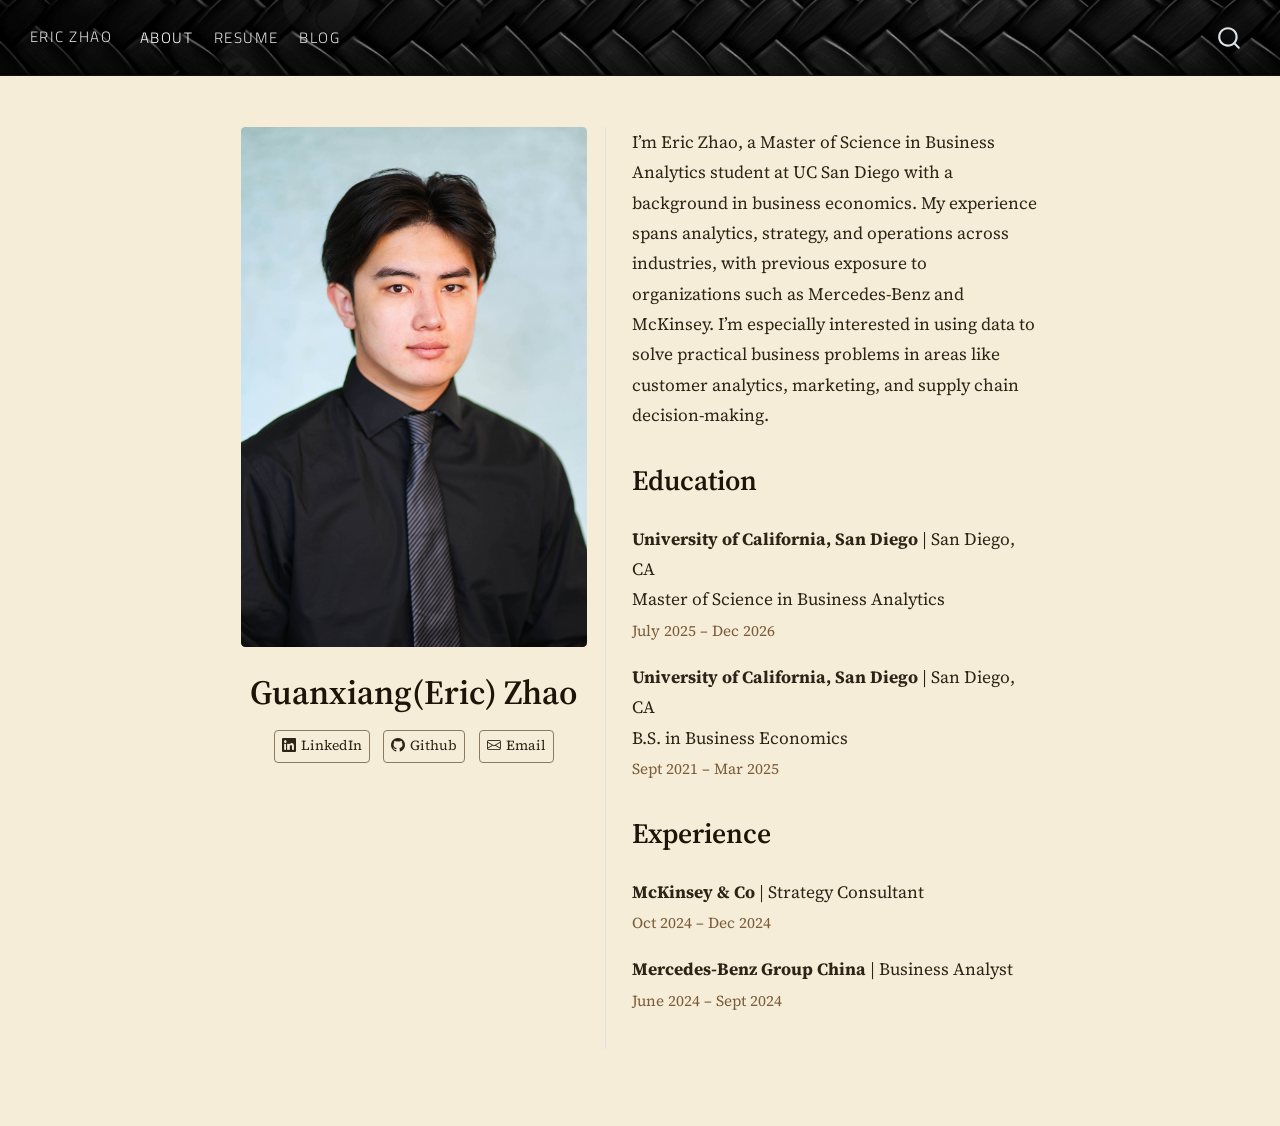
<file: docs/index.html>
<!DOCTYPE html>
<html xmlns="http://www.w3.org/1999/xhtml" lang="en" xml:lang="en"><head>

<meta charset="utf-8">
<meta name="generator" content="quarto-1.9.13">

<meta name="viewport" content="width=device-width, initial-scale=1.0, user-scalable=yes">


<title>Guanxiang(Eric) Zhao – Eric Zhao</title>
<style>
code{white-space: pre-wrap;}
span.smallcaps{font-variant: small-caps;}
div.columns{display: flex; gap: min(4vw, 1.5em);}
div.column{flex: auto; overflow-x: auto;}
div.hanging-indent{margin-left: 1.5em; text-indent: -1.5em;}
ul.task-list{list-style: none;}
ul.task-list li input[type="checkbox"] {
  width: 0.8em;
  margin: 0 0.8em 0.2em -1em; /* quarto-specific, see https://github.com/quarto-dev/quarto-cli/issues/4556 */ 
  vertical-align: middle;
}
</style>


<script src="site_libs/quarto-nav/quarto-nav.js"></script>
<script src="site_libs/quarto-nav/headroom.min.js"></script>
<script src="site_libs/clipboard/clipboard.min.js"></script>
<script src="site_libs/quarto-search/autocomplete.umd.js"></script>
<script src="site_libs/quarto-search/fuse.min.js"></script>
<script src="site_libs/quarto-search/quarto-search.js"></script>
<meta name="quarto:offset" content="./">
<script src="site_libs/quarto-html/quarto.js" type="module"></script>
<script src="site_libs/quarto-html/tabsets/tabsets.js" type="module"></script>
<script src="site_libs/quarto-html/axe/axe-check.js" type="module"></script>
<script src="site_libs/quarto-html/popper.min.js"></script>
<script src="site_libs/quarto-html/tippy.umd.min.js"></script>
<link href="site_libs/quarto-html/tippy.css" rel="stylesheet">
<link href="site_libs/quarto-html/quarto-syntax-highlighting-dark-28756a26ae97ef16d13ddebe2ffefc5c.css" rel="stylesheet" id="quarto-text-highlighting-styles">
<script src="site_libs/bootstrap/bootstrap.min.js"></script>
<link href="site_libs/bootstrap/bootstrap-icons.css" rel="stylesheet">
<link href="site_libs/bootstrap/bootstrap-0a1b285f7531e058031a821c381133c7.min.css" rel="stylesheet" append-hash="true" id="quarto-bootstrap" data-mode="dark">
<script id="quarto-search-options" type="application/json">{
  "location": "navbar",
  "copy-button": false,
  "collapse-after": 3,
  "panel-placement": "end",
  "type": "overlay",
  "limit": 50,
  "keyboard-shortcut": [
    "f",
    "/",
    "s"
  ],
  "show-item-context": false,
  "language": {
    "search-no-results-text": "No results",
    "search-matching-documents-text": "matching documents",
    "search-copy-link-title": "Copy link to search",
    "search-hide-matches-text": "Hide additional matches",
    "search-more-match-text": "more match in this document",
    "search-more-matches-text": "more matches in this document",
    "search-clear-button-title": "Clear",
    "search-text-placeholder": "",
    "search-detached-cancel-button-title": "Cancel",
    "search-submit-button-title": "Submit",
    "search-label": "Search"
  }
}</script>


<link rel="stylesheet" href="styles.css">
</head>

<body class="nav-fixed fullcontent quarto-light">

<div id="quarto-search-results"></div>
  <header id="quarto-header" class="headroom fixed-top">
    <nav class="navbar navbar-expand-lg " data-bs-theme="dark">
      <div class="navbar-container container-fluid">
      <div class="navbar-brand-container mx-auto">
    <a class="navbar-brand" href="./index.html">
    <span class="navbar-title">Eric Zhao</span>
    </a>
  </div>
            <div id="quarto-search" class="" title="Search"></div>
          <button class="navbar-toggler" type="button" data-bs-toggle="collapse" data-bs-target="#navbarCollapse" aria-controls="navbarCollapse" role="menu" aria-expanded="false" aria-label="Toggle navigation" onclick="if (window.quartoToggleHeadroom) { window.quartoToggleHeadroom(); }">
  <span class="navbar-toggler-icon"></span>
</button>
          <div class="collapse navbar-collapse" id="navbarCollapse">
            <ul class="navbar-nav navbar-nav-scroll me-auto">
  <li class="nav-item">
    <a class="nav-link active" href="./index.html" aria-current="page"> 
<span class="menu-text">About</span></a>
  </li>  
  <li class="nav-item">
    <a class="nav-link" href="./resume.html"> 
<span class="menu-text">Resume</span></a>
  </li>  
  <li class="nav-item">
    <a class="nav-link" href="./blog/index.html"> 
<span class="menu-text">Blog</span></a>
  </li>  
</ul>
          </div> <!-- /navcollapse -->
            <div class="quarto-navbar-tools">
</div>
      </div> <!-- /container-fluid -->
    </nav>
</header>
<!-- content -->
<div id="quarto-content" class="quarto-container page-columns page-rows-contents page-layout-article page-navbar">
<!-- sidebar -->
<!-- margin-sidebar -->
    
<!-- main -->
<div class="quarto-about-trestles">
  <div class="about-entity">
    <img src="files/profile_pic.jpg" class="about-image
  rounded " style="width: 20em;">
<header id="title-block-header" class="quarto-title-block default">
<div class="quarto-title">
<h1 class="title">Guanxiang(Eric) Zhao</h1>
</div>
<div class="quarto-title-meta">
  </div>
</header>
    <div class="about-links">
  <a href="https://www.linkedin.com/in/guanxiang-zhao/" class="about-link" rel="" target="">
    <i class="bi bi-linkedin"></i>
     <span class="about-link-text">LinkedIn</span>
  </a>
  <a href="https://github.com/rsm-g1zhao" class="about-link" rel="" target="">
    <i class="bi bi-github"></i>
     <span class="about-link-text">Github</span>
  </a>
  <a href="mailto:g1zhao@ucsd.edu" class="about-link" rel="" target="">
    <i class="bi bi-envelope"></i>
     <span class="about-link-text">Email</span>
  </a>
</div>
  </div>
  <div class="about-contents"><main class="content" id="quarto-document-content">
<p>I’m Eric Zhao, a Master of Science in Business Analytics student at UC San Diego with a background in business economics. My experience spans analytics, strategy, and operations across industries, with previous exposure to organizations such as Mercedes-Benz and McKinsey. I’m especially interested in using data to solve practical business problems in areas like customer analytics, marketing, and supply chain decision-making.</p>
<section id="education" class="level2">
<h2 data-anchor-id="education">Education</h2>
<p><strong>University of California, San Diego</strong> | San Diego, CA<br>
Master of Science in Business Analytics<br>
<span class="meta">July 2025 – Dec 2026</span></p>
<p><strong>University of California, San Diego</strong> | San Diego, CA<br>
B.S. in Business Economics<br>
<span class="meta">Sept 2021 – Mar 2025</span></p>
</section>
<section id="experience" class="level2">
<h2 data-anchor-id="experience">Experience</h2>
<p><strong>McKinsey &amp; Co</strong> | Strategy Consultant<br>
<span class="meta">Oct 2024 – Dec 2024</span></p>
<p><strong>Mercedes-Benz Group China</strong> | Business Analyst<br>
<span class="meta">June 2024 – Sept 2024</span></p>


</section>
</main></div>
</div>
 <!-- /main -->
<script id="quarto-html-after-body" type="application/javascript">
  window.document.addEventListener("DOMContentLoaded", function (event) {
    const isCodeAnnotation = (el) => {
      for (const clz of el.classList) {
        if (clz.startsWith('code-annotation-')) {                     
          return true;
        }
      }
      return false;
    }
    const onCopySuccess = function(e) {
      // button target
      const button = e.trigger;
      // don't keep focus
      button.blur();
      // flash "checked"
      button.classList.add('code-copy-button-checked');
      var currentTitle = button.getAttribute("title");
      button.setAttribute("title", "Copied!");
      let tooltip;
      if (window.bootstrap) {
        button.setAttribute("data-bs-toggle", "tooltip");
        button.setAttribute("data-bs-placement", "left");
        button.setAttribute("data-bs-title", "Copied!");
        tooltip = new bootstrap.Tooltip(button, 
          { trigger: "manual", 
            customClass: "code-copy-button-tooltip",
            offset: [0, -8]});
        tooltip.show();    
      }
      setTimeout(function() {
        if (tooltip) {
          tooltip.hide();
          button.removeAttribute("data-bs-title");
          button.removeAttribute("data-bs-toggle");
          button.removeAttribute("data-bs-placement");
        }
        button.setAttribute("title", currentTitle);
        button.classList.remove('code-copy-button-checked');
      }, 1000);
      // clear code selection
      e.clearSelection();
    }
    const getTextToCopy = function(trigger) {
      const outerScaffold = trigger.parentElement.cloneNode(true);
      const codeEl = outerScaffold.querySelector('code');
      for (const childEl of codeEl.children) {
        if (isCodeAnnotation(childEl)) {
          childEl.remove();
        }
      }
      return codeEl.innerText;
    }
    const clipboard = new window.ClipboardJS('.code-copy-button:not([data-in-quarto-modal])', {
      text: getTextToCopy
    });
    clipboard.on('success', onCopySuccess);
    if (window.document.getElementById('quarto-embedded-source-code-modal')) {
      const clipboardModal = new window.ClipboardJS('.code-copy-button[data-in-quarto-modal]', {
        text: getTextToCopy,
        container: window.document.getElementById('quarto-embedded-source-code-modal')
      });
      clipboardModal.on('success', onCopySuccess);
    }
      var localhostRegex = new RegExp(/^(?:http|https):\/\/localhost\:?[0-9]*\//);
      var mailtoRegex = new RegExp(/^mailto:/);
        var filterRegex = new RegExp('/' + window.location.host + '/');
      var isInternal = (href) => {
          return filterRegex.test(href) || localhostRegex.test(href) || mailtoRegex.test(href);
      }
      // Inspect non-navigation links and adorn them if external
     var links = window.document.querySelectorAll('a[href]:not(.nav-link):not(.navbar-brand):not(.toc-action):not(.sidebar-link):not(.sidebar-item-toggle):not(.pagination-link):not(.no-external):not([aria-hidden]):not(.dropdown-item):not(.quarto-navigation-tool):not(.about-link)');
      for (var i=0; i<links.length; i++) {
        const link = links[i];
        if (!isInternal(link.href)) {
          // undo the damage that might have been done by quarto-nav.js in the case of
          // links that we want to consider external
          if (link.dataset.originalHref !== undefined) {
            link.href = link.dataset.originalHref;
          }
        }
      }
    function tippyHover(el, contentFn, onTriggerFn, onUntriggerFn) {
      const config = {
        allowHTML: true,
        maxWidth: 500,
        delay: 100,
        arrow: false,
        appendTo: function(el) {
            return el.parentElement;
        },
        interactive: true,
        interactiveBorder: 10,
        theme: 'quarto',
        placement: 'bottom-start',
      };
      if (contentFn) {
        config.content = contentFn;
      }
      if (onTriggerFn) {
        config.onTrigger = onTriggerFn;
      }
      if (onUntriggerFn) {
        config.onUntrigger = onUntriggerFn;
      }
      window.tippy(el, config); 
    }
    const noterefs = window.document.querySelectorAll('a[role="doc-noteref"]');
    for (var i=0; i<noterefs.length; i++) {
      const ref = noterefs[i];
      tippyHover(ref, function() {
        // use id or data attribute instead here
        let href = ref.getAttribute('data-footnote-href') || ref.getAttribute('href');
        try { href = new URL(href).hash; } catch {}
        const id = href.replace(/^#\/?/, "");
        const note = window.document.getElementById(id);
        if (note) {
          return note.innerHTML;
        } else {
          return "";
        }
      });
    }
    const xrefs = window.document.querySelectorAll('a.quarto-xref');
    const processXRef = (id, note) => {
      // Strip column container classes
      const stripColumnClz = (el) => {
        el.classList.remove("page-full", "page-columns");
        if (el.children) {
          for (const child of el.children) {
            stripColumnClz(child);
          }
        }
      }
      stripColumnClz(note)
      if (id === null || id.startsWith('sec-')) {
        // Special case sections, only their first couple elements
        const container = document.createElement("div");
        if (note.children && note.children.length > 2) {
          container.appendChild(note.children[0].cloneNode(true));
          for (let i = 1; i < note.children.length; i++) {
            const child = note.children[i];
            if (child.tagName === "P" && child.innerText === "") {
              continue;
            } else {
              container.appendChild(child.cloneNode(true));
              break;
            }
          }
          if (window.Quarto?.typesetMath) {
            window.Quarto.typesetMath(container);
          }
          return container.innerHTML
        } else {
          if (window.Quarto?.typesetMath) {
            window.Quarto.typesetMath(note);
          }
          return note.innerHTML;
        }
      } else {
        // Remove any anchor links if they are present
        const anchorLink = note.querySelector('a.anchorjs-link');
        if (anchorLink) {
          anchorLink.remove();
        }
        if (window.Quarto?.typesetMath) {
          window.Quarto.typesetMath(note);
        }
        if (note.classList.contains("callout")) {
          return note.outerHTML;
        } else {
          return note.innerHTML;
        }
      }
    }
    for (var i=0; i<xrefs.length; i++) {
      const xref = xrefs[i];
      tippyHover(xref, undefined, function(instance) {
        instance.disable();
        let url = xref.getAttribute('href');
        let hash = undefined; 
        if (url.startsWith('#')) {
          hash = url;
        } else {
          try { hash = new URL(url).hash; } catch {}
        }
        if (hash) {
          const id = hash.replace(/^#\/?/, "");
          const note = window.document.getElementById(id);
          if (note !== null) {
            try {
              const html = processXRef(id, note.cloneNode(true));
              instance.setContent(html);
            } finally {
              instance.enable();
              instance.show();
            }
          } else {
            // See if we can fetch this
            fetch(url.split('#')[0])
            .then(res => res.text())
            .then(html => {
              const parser = new DOMParser();
              const htmlDoc = parser.parseFromString(html, "text/html");
              const note = htmlDoc.getElementById(id);
              if (note !== null) {
                const html = processXRef(id, note);
                instance.setContent(html);
              } 
            }).finally(() => {
              instance.enable();
              instance.show();
            });
          }
        } else {
          // See if we can fetch a full url (with no hash to target)
          // This is a special case and we should probably do some content thinning / targeting
          fetch(url)
          .then(res => res.text())
          .then(html => {
            const parser = new DOMParser();
            const htmlDoc = parser.parseFromString(html, "text/html");
            const note = htmlDoc.querySelector('main.content');
            if (note !== null) {
              // This should only happen for chapter cross references
              // (since there is no id in the URL)
              // remove the first header
              if (note.children.length > 0 && note.children[0].tagName === "HEADER") {
                note.children[0].remove();
              }
              const html = processXRef(null, note);
              instance.setContent(html);
            } 
          }).finally(() => {
            instance.enable();
            instance.show();
          });
        }
      }, function(instance) {
      });
    }
        let selectedAnnoteEl;
        const selectorForAnnotation = ( cell, annotation) => {
          let cellAttr = 'data-code-cell="' + cell + '"';
          let lineAttr = 'data-code-annotation="' +  annotation + '"';
          const selector = 'span[' + cellAttr + '][' + lineAttr + ']';
          return selector;
        }
        const selectCodeLines = (annoteEl) => {
          const doc = window.document;
          const targetCell = annoteEl.getAttribute("data-target-cell");
          const targetAnnotation = annoteEl.getAttribute("data-target-annotation");
          const annoteSpan = window.document.querySelector(selectorForAnnotation(targetCell, targetAnnotation));
          const lines = annoteSpan.getAttribute("data-code-lines").split(",");
          const lineIds = lines.map((line) => {
            return targetCell + "-" + line;
          })
          let top = null;
          let height = null;
          let parent = null;
          if (lineIds.length > 0) {
              //compute the position of the single el (top and bottom and make a div)
              const el = window.document.getElementById(lineIds[0]);
              top = el.offsetTop;
              height = el.offsetHeight;
              parent = el.parentElement.parentElement;
            if (lineIds.length > 1) {
              const lastEl = window.document.getElementById(lineIds[lineIds.length - 1]);
              const bottom = lastEl.offsetTop + lastEl.offsetHeight;
              height = bottom - top;
            }
            if (top !== null && height !== null && parent !== null) {
              // cook up a div (if necessary) and position it 
              let div = window.document.getElementById("code-annotation-line-highlight");
              if (div === null) {
                div = window.document.createElement("div");
                div.setAttribute("id", "code-annotation-line-highlight");
                div.style.position = 'absolute';
                parent.appendChild(div);
              }
              div.style.top = top - 2 + "px";
              div.style.height = height + 4 + "px";
              div.style.left = 0;
              let gutterDiv = window.document.getElementById("code-annotation-line-highlight-gutter");
              if (gutterDiv === null) {
                gutterDiv = window.document.createElement("div");
                gutterDiv.setAttribute("id", "code-annotation-line-highlight-gutter");
                gutterDiv.style.position = 'absolute';
                const codeCell = window.document.getElementById(targetCell);
                const gutter = codeCell.querySelector('.code-annotation-gutter');
                gutter.appendChild(gutterDiv);
              }
              gutterDiv.style.top = top - 2 + "px";
              gutterDiv.style.height = height + 4 + "px";
            }
            selectedAnnoteEl = annoteEl;
          }
        };
        const unselectCodeLines = () => {
          const elementsIds = ["code-annotation-line-highlight", "code-annotation-line-highlight-gutter"];
          elementsIds.forEach((elId) => {
            const div = window.document.getElementById(elId);
            if (div) {
              div.remove();
            }
          });
          selectedAnnoteEl = undefined;
        };
          // Handle positioning of the toggle
      window.addEventListener(
        "resize",
        throttle(() => {
          elRect = undefined;
          if (selectedAnnoteEl) {
            selectCodeLines(selectedAnnoteEl);
          }
        }, 10)
      );
      function throttle(fn, ms) {
      let throttle = false;
      let timer;
        return (...args) => {
          if(!throttle) { // first call gets through
              fn.apply(this, args);
              throttle = true;
          } else { // all the others get throttled
              if(timer) clearTimeout(timer); // cancel #2
              timer = setTimeout(() => {
                fn.apply(this, args);
                timer = throttle = false;
              }, ms);
          }
        };
      }
        // Attach click handler to the DT
        const annoteDls = window.document.querySelectorAll('dt[data-target-cell]');
        for (const annoteDlNode of annoteDls) {
          annoteDlNode.addEventListener('click', (event) => {
            const clickedEl = event.target;
            if (clickedEl !== selectedAnnoteEl) {
              unselectCodeLines();
              const activeEl = window.document.querySelector('dt[data-target-cell].code-annotation-active');
              if (activeEl) {
                activeEl.classList.remove('code-annotation-active');
              }
              selectCodeLines(clickedEl);
              clickedEl.classList.add('code-annotation-active');
            } else {
              // Unselect the line
              unselectCodeLines();
              clickedEl.classList.remove('code-annotation-active');
            }
          });
        }
    const findCites = (el) => {
      const parentEl = el.parentElement;
      if (parentEl) {
        const cites = parentEl.dataset.cites;
        if (cites) {
          return {
            el,
            cites: cites.split(' ')
          };
        } else {
          return findCites(el.parentElement)
        }
      } else {
        return undefined;
      }
    };
    var bibliorefs = window.document.querySelectorAll('a[role="doc-biblioref"]');
    for (var i=0; i<bibliorefs.length; i++) {
      const ref = bibliorefs[i];
      const citeInfo = findCites(ref);
      if (citeInfo) {
        tippyHover(citeInfo.el, function() {
          var popup = window.document.createElement('div');
          citeInfo.cites.forEach(function(cite) {
            var citeDiv = window.document.createElement('div');
            citeDiv.classList.add('hanging-indent');
            citeDiv.classList.add('csl-entry');
            var biblioDiv = window.document.getElementById('ref-' + cite);
            if (biblioDiv) {
              citeDiv.innerHTML = biblioDiv.innerHTML;
            }
            popup.appendChild(citeDiv);
          });
          return popup.innerHTML;
        });
      }
    }
  });
  </script>
</div> <!-- /content -->




</body></html>
</file>
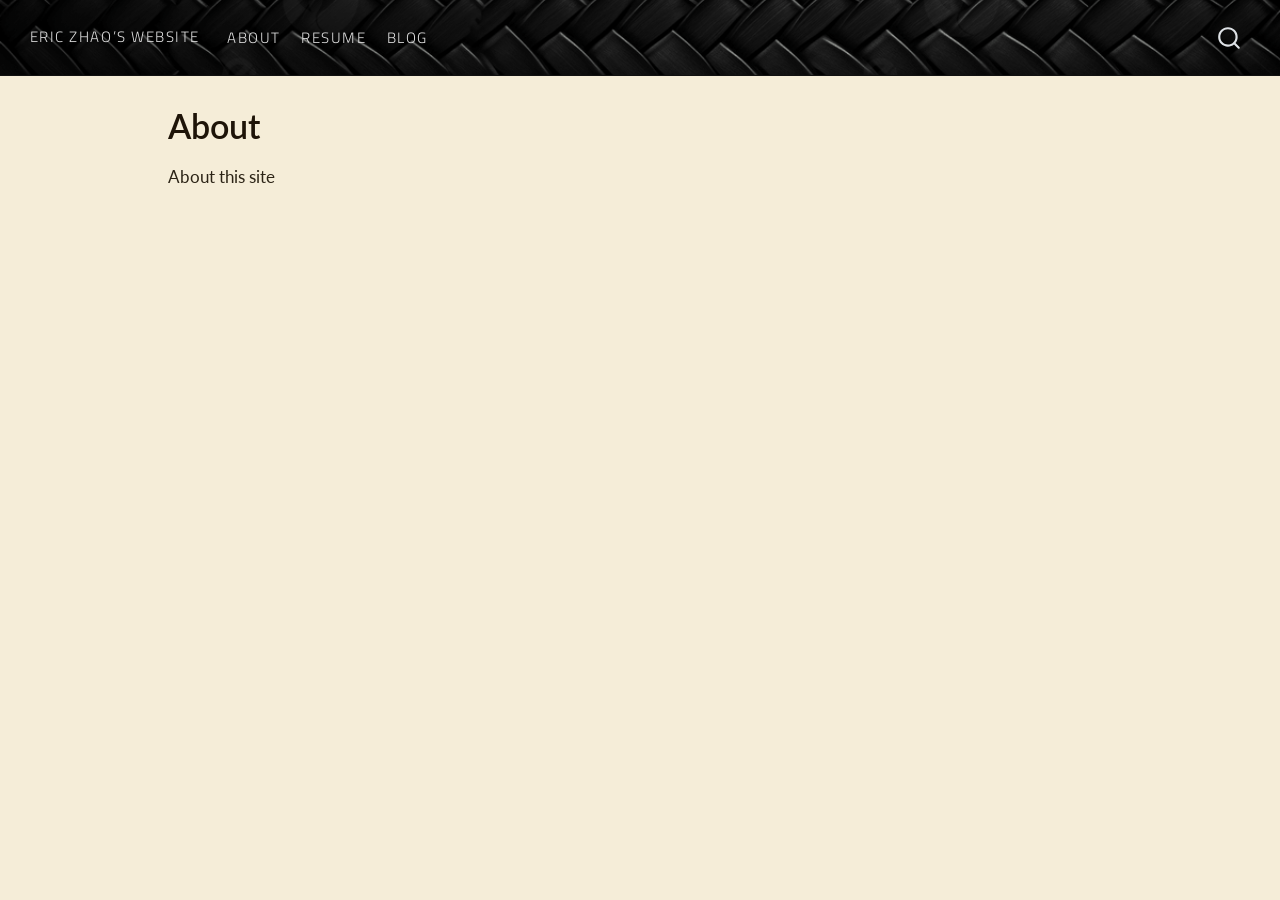
<file: docs/about.html>
<!DOCTYPE html>
<html xmlns="http://www.w3.org/1999/xhtml" lang="en" xml:lang="en"><head>

<meta charset="utf-8">
<meta name="generator" content="quarto-1.9.13">

<meta name="viewport" content="width=device-width, initial-scale=1.0, user-scalable=yes">


<title>About – Eric Zhao’s Website</title>
<style>
code{white-space: pre-wrap;}
span.smallcaps{font-variant: small-caps;}
div.columns{display: flex; gap: min(4vw, 1.5em);}
div.column{flex: auto; overflow-x: auto;}
div.hanging-indent{margin-left: 1.5em; text-indent: -1.5em;}
ul.task-list{list-style: none;}
ul.task-list li input[type="checkbox"] {
  width: 0.8em;
  margin: 0 0.8em 0.2em -1em; /* quarto-specific, see https://github.com/quarto-dev/quarto-cli/issues/4556 */ 
  vertical-align: middle;
}
</style>


<script src="site_libs/quarto-nav/quarto-nav.js"></script>
<script src="site_libs/quarto-nav/headroom.min.js"></script>
<script src="site_libs/clipboard/clipboard.min.js"></script>
<script src="site_libs/quarto-search/autocomplete.umd.js"></script>
<script src="site_libs/quarto-search/fuse.min.js"></script>
<script src="site_libs/quarto-search/quarto-search.js"></script>
<meta name="quarto:offset" content="./">
<script src="site_libs/quarto-html/quarto.js" type="module"></script>
<script src="site_libs/quarto-html/tabsets/tabsets.js" type="module"></script>
<script src="site_libs/quarto-html/axe/axe-check.js" type="module"></script>
<script src="site_libs/quarto-html/popper.min.js"></script>
<script src="site_libs/quarto-html/tippy.umd.min.js"></script>
<script src="site_libs/quarto-html/anchor.min.js"></script>
<link href="site_libs/quarto-html/tippy.css" rel="stylesheet">
<link href="site_libs/quarto-html/quarto-syntax-highlighting-dark-28756a26ae97ef16d13ddebe2ffefc5c.css" rel="stylesheet" id="quarto-text-highlighting-styles">
<script src="site_libs/bootstrap/bootstrap.min.js"></script>
<link href="site_libs/bootstrap/bootstrap-icons.css" rel="stylesheet">
<link href="site_libs/bootstrap/bootstrap-0a1b285f7531e058031a821c381133c7.min.css" rel="stylesheet" append-hash="true" id="quarto-bootstrap" data-mode="dark">
<script id="quarto-search-options" type="application/json">{
  "location": "navbar",
  "copy-button": false,
  "collapse-after": 3,
  "panel-placement": "end",
  "type": "overlay",
  "limit": 50,
  "keyboard-shortcut": [
    "f",
    "/",
    "s"
  ],
  "show-item-context": false,
  "language": {
    "search-no-results-text": "No results",
    "search-matching-documents-text": "matching documents",
    "search-copy-link-title": "Copy link to search",
    "search-hide-matches-text": "Hide additional matches",
    "search-more-match-text": "more match in this document",
    "search-more-matches-text": "more matches in this document",
    "search-clear-button-title": "Clear",
    "search-text-placeholder": "",
    "search-detached-cancel-button-title": "Cancel",
    "search-submit-button-title": "Submit",
    "search-label": "Search"
  }
}</script>


<link rel="stylesheet" href="styles.css">
</head>

<body class="nav-fixed quarto-light">

<div id="quarto-search-results"></div>
  <header id="quarto-header" class="headroom fixed-top">
    <nav class="navbar navbar-expand-lg " data-bs-theme="dark">
      <div class="navbar-container container-fluid">
      <div class="navbar-brand-container mx-auto">
    <a class="navbar-brand" href="./index.html">
    <span class="navbar-title">Eric Zhao’s Website</span>
    </a>
  </div>
            <div id="quarto-search" class="" title="Search"></div>
          <button class="navbar-toggler" type="button" data-bs-toggle="collapse" data-bs-target="#navbarCollapse" aria-controls="navbarCollapse" role="menu" aria-expanded="false" aria-label="Toggle navigation" onclick="if (window.quartoToggleHeadroom) { window.quartoToggleHeadroom(); }">
  <span class="navbar-toggler-icon"></span>
</button>
          <div class="collapse navbar-collapse" id="navbarCollapse">
            <ul class="navbar-nav navbar-nav-scroll me-auto">
  <li class="nav-item">
    <a class="nav-link" href="./index.html"> 
<span class="menu-text">About</span></a>
  </li>  
  <li class="nav-item">
    <a class="nav-link" href="./resume.html"> 
<span class="menu-text">Resume</span></a>
  </li>  
  <li class="nav-item">
    <a class="nav-link" href="./blog/index.html"> 
<span class="menu-text">Blog</span></a>
  </li>  
</ul>
          </div> <!-- /navcollapse -->
            <div class="quarto-navbar-tools">
</div>
      </div> <!-- /container-fluid -->
    </nav>
</header>
<!-- content -->
<div id="quarto-content" class="quarto-container page-columns page-rows-contents page-layout-article page-navbar">
<!-- sidebar -->
<!-- margin-sidebar -->
    <div id="quarto-margin-sidebar" class="sidebar margin-sidebar zindex-bottom">
        
    </div>
<!-- main -->
<main class="content" id="quarto-document-content">

<header id="title-block-header" class="quarto-title-block default">
<div class="quarto-title">
<h1 class="title">About</h1>
</div>



<div class="quarto-title-meta">

    
  
    
  </div>
  


</header>


<p>About this site</p>



</main> <!-- /main -->
<script id="quarto-html-after-body" type="application/javascript">
  window.document.addEventListener("DOMContentLoaded", function (event) {
    const icon = "";
    const anchorJS = new window.AnchorJS();
    anchorJS.options = {
      placement: 'right',
      icon: icon
    };
    anchorJS.add('.anchored');
    const isCodeAnnotation = (el) => {
      for (const clz of el.classList) {
        if (clz.startsWith('code-annotation-')) {                     
          return true;
        }
      }
      return false;
    }
    const onCopySuccess = function(e) {
      // button target
      const button = e.trigger;
      // don't keep focus
      button.blur();
      // flash "checked"
      button.classList.add('code-copy-button-checked');
      var currentTitle = button.getAttribute("title");
      button.setAttribute("title", "Copied!");
      let tooltip;
      if (window.bootstrap) {
        button.setAttribute("data-bs-toggle", "tooltip");
        button.setAttribute("data-bs-placement", "left");
        button.setAttribute("data-bs-title", "Copied!");
        tooltip = new bootstrap.Tooltip(button, 
          { trigger: "manual", 
            customClass: "code-copy-button-tooltip",
            offset: [0, -8]});
        tooltip.show();    
      }
      setTimeout(function() {
        if (tooltip) {
          tooltip.hide();
          button.removeAttribute("data-bs-title");
          button.removeAttribute("data-bs-toggle");
          button.removeAttribute("data-bs-placement");
        }
        button.setAttribute("title", currentTitle);
        button.classList.remove('code-copy-button-checked');
      }, 1000);
      // clear code selection
      e.clearSelection();
    }
    const getTextToCopy = function(trigger) {
      const outerScaffold = trigger.parentElement.cloneNode(true);
      const codeEl = outerScaffold.querySelector('code');
      for (const childEl of codeEl.children) {
        if (isCodeAnnotation(childEl)) {
          childEl.remove();
        }
      }
      return codeEl.innerText;
    }
    const clipboard = new window.ClipboardJS('.code-copy-button:not([data-in-quarto-modal])', {
      text: getTextToCopy
    });
    clipboard.on('success', onCopySuccess);
    if (window.document.getElementById('quarto-embedded-source-code-modal')) {
      const clipboardModal = new window.ClipboardJS('.code-copy-button[data-in-quarto-modal]', {
        text: getTextToCopy,
        container: window.document.getElementById('quarto-embedded-source-code-modal')
      });
      clipboardModal.on('success', onCopySuccess);
    }
      var localhostRegex = new RegExp(/^(?:http|https):\/\/localhost\:?[0-9]*\//);
      var mailtoRegex = new RegExp(/^mailto:/);
        var filterRegex = new RegExp('/' + window.location.host + '/');
      var isInternal = (href) => {
          return filterRegex.test(href) || localhostRegex.test(href) || mailtoRegex.test(href);
      }
      // Inspect non-navigation links and adorn them if external
     var links = window.document.querySelectorAll('a[href]:not(.nav-link):not(.navbar-brand):not(.toc-action):not(.sidebar-link):not(.sidebar-item-toggle):not(.pagination-link):not(.no-external):not([aria-hidden]):not(.dropdown-item):not(.quarto-navigation-tool):not(.about-link)');
      for (var i=0; i<links.length; i++) {
        const link = links[i];
        if (!isInternal(link.href)) {
          // undo the damage that might have been done by quarto-nav.js in the case of
          // links that we want to consider external
          if (link.dataset.originalHref !== undefined) {
            link.href = link.dataset.originalHref;
          }
        }
      }
    function tippyHover(el, contentFn, onTriggerFn, onUntriggerFn) {
      const config = {
        allowHTML: true,
        maxWidth: 500,
        delay: 100,
        arrow: false,
        appendTo: function(el) {
            return el.parentElement;
        },
        interactive: true,
        interactiveBorder: 10,
        theme: 'quarto',
        placement: 'bottom-start',
      };
      if (contentFn) {
        config.content = contentFn;
      }
      if (onTriggerFn) {
        config.onTrigger = onTriggerFn;
      }
      if (onUntriggerFn) {
        config.onUntrigger = onUntriggerFn;
      }
      window.tippy(el, config); 
    }
    const noterefs = window.document.querySelectorAll('a[role="doc-noteref"]');
    for (var i=0; i<noterefs.length; i++) {
      const ref = noterefs[i];
      tippyHover(ref, function() {
        // use id or data attribute instead here
        let href = ref.getAttribute('data-footnote-href') || ref.getAttribute('href');
        try { href = new URL(href).hash; } catch {}
        const id = href.replace(/^#\/?/, "");
        const note = window.document.getElementById(id);
        if (note) {
          return note.innerHTML;
        } else {
          return "";
        }
      });
    }
    const xrefs = window.document.querySelectorAll('a.quarto-xref');
    const processXRef = (id, note) => {
      // Strip column container classes
      const stripColumnClz = (el) => {
        el.classList.remove("page-full", "page-columns");
        if (el.children) {
          for (const child of el.children) {
            stripColumnClz(child);
          }
        }
      }
      stripColumnClz(note)
      if (id === null || id.startsWith('sec-')) {
        // Special case sections, only their first couple elements
        const container = document.createElement("div");
        if (note.children && note.children.length > 2) {
          container.appendChild(note.children[0].cloneNode(true));
          for (let i = 1; i < note.children.length; i++) {
            const child = note.children[i];
            if (child.tagName === "P" && child.innerText === "") {
              continue;
            } else {
              container.appendChild(child.cloneNode(true));
              break;
            }
          }
          if (window.Quarto?.typesetMath) {
            window.Quarto.typesetMath(container);
          }
          return container.innerHTML
        } else {
          if (window.Quarto?.typesetMath) {
            window.Quarto.typesetMath(note);
          }
          return note.innerHTML;
        }
      } else {
        // Remove any anchor links if they are present
        const anchorLink = note.querySelector('a.anchorjs-link');
        if (anchorLink) {
          anchorLink.remove();
        }
        if (window.Quarto?.typesetMath) {
          window.Quarto.typesetMath(note);
        }
        if (note.classList.contains("callout")) {
          return note.outerHTML;
        } else {
          return note.innerHTML;
        }
      }
    }
    for (var i=0; i<xrefs.length; i++) {
      const xref = xrefs[i];
      tippyHover(xref, undefined, function(instance) {
        instance.disable();
        let url = xref.getAttribute('href');
        let hash = undefined; 
        if (url.startsWith('#')) {
          hash = url;
        } else {
          try { hash = new URL(url).hash; } catch {}
        }
        if (hash) {
          const id = hash.replace(/^#\/?/, "");
          const note = window.document.getElementById(id);
          if (note !== null) {
            try {
              const html = processXRef(id, note.cloneNode(true));
              instance.setContent(html);
            } finally {
              instance.enable();
              instance.show();
            }
          } else {
            // See if we can fetch this
            fetch(url.split('#')[0])
            .then(res => res.text())
            .then(html => {
              const parser = new DOMParser();
              const htmlDoc = parser.parseFromString(html, "text/html");
              const note = htmlDoc.getElementById(id);
              if (note !== null) {
                const html = processXRef(id, note);
                instance.setContent(html);
              } 
            }).finally(() => {
              instance.enable();
              instance.show();
            });
          }
        } else {
          // See if we can fetch a full url (with no hash to target)
          // This is a special case and we should probably do some content thinning / targeting
          fetch(url)
          .then(res => res.text())
          .then(html => {
            const parser = new DOMParser();
            const htmlDoc = parser.parseFromString(html, "text/html");
            const note = htmlDoc.querySelector('main.content');
            if (note !== null) {
              // This should only happen for chapter cross references
              // (since there is no id in the URL)
              // remove the first header
              if (note.children.length > 0 && note.children[0].tagName === "HEADER") {
                note.children[0].remove();
              }
              const html = processXRef(null, note);
              instance.setContent(html);
            } 
          }).finally(() => {
            instance.enable();
            instance.show();
          });
        }
      }, function(instance) {
      });
    }
        let selectedAnnoteEl;
        const selectorForAnnotation = ( cell, annotation) => {
          let cellAttr = 'data-code-cell="' + cell + '"';
          let lineAttr = 'data-code-annotation="' +  annotation + '"';
          const selector = 'span[' + cellAttr + '][' + lineAttr + ']';
          return selector;
        }
        const selectCodeLines = (annoteEl) => {
          const doc = window.document;
          const targetCell = annoteEl.getAttribute("data-target-cell");
          const targetAnnotation = annoteEl.getAttribute("data-target-annotation");
          const annoteSpan = window.document.querySelector(selectorForAnnotation(targetCell, targetAnnotation));
          const lines = annoteSpan.getAttribute("data-code-lines").split(",");
          const lineIds = lines.map((line) => {
            return targetCell + "-" + line;
          })
          let top = null;
          let height = null;
          let parent = null;
          if (lineIds.length > 0) {
              //compute the position of the single el (top and bottom and make a div)
              const el = window.document.getElementById(lineIds[0]);
              top = el.offsetTop;
              height = el.offsetHeight;
              parent = el.parentElement.parentElement;
            if (lineIds.length > 1) {
              const lastEl = window.document.getElementById(lineIds[lineIds.length - 1]);
              const bottom = lastEl.offsetTop + lastEl.offsetHeight;
              height = bottom - top;
            }
            if (top !== null && height !== null && parent !== null) {
              // cook up a div (if necessary) and position it 
              let div = window.document.getElementById("code-annotation-line-highlight");
              if (div === null) {
                div = window.document.createElement("div");
                div.setAttribute("id", "code-annotation-line-highlight");
                div.style.position = 'absolute';
                parent.appendChild(div);
              }
              div.style.top = top - 2 + "px";
              div.style.height = height + 4 + "px";
              div.style.left = 0;
              let gutterDiv = window.document.getElementById("code-annotation-line-highlight-gutter");
              if (gutterDiv === null) {
                gutterDiv = window.document.createElement("div");
                gutterDiv.setAttribute("id", "code-annotation-line-highlight-gutter");
                gutterDiv.style.position = 'absolute';
                const codeCell = window.document.getElementById(targetCell);
                const gutter = codeCell.querySelector('.code-annotation-gutter');
                gutter.appendChild(gutterDiv);
              }
              gutterDiv.style.top = top - 2 + "px";
              gutterDiv.style.height = height + 4 + "px";
            }
            selectedAnnoteEl = annoteEl;
          }
        };
        const unselectCodeLines = () => {
          const elementsIds = ["code-annotation-line-highlight", "code-annotation-line-highlight-gutter"];
          elementsIds.forEach((elId) => {
            const div = window.document.getElementById(elId);
            if (div) {
              div.remove();
            }
          });
          selectedAnnoteEl = undefined;
        };
          // Handle positioning of the toggle
      window.addEventListener(
        "resize",
        throttle(() => {
          elRect = undefined;
          if (selectedAnnoteEl) {
            selectCodeLines(selectedAnnoteEl);
          }
        }, 10)
      );
      function throttle(fn, ms) {
      let throttle = false;
      let timer;
        return (...args) => {
          if(!throttle) { // first call gets through
              fn.apply(this, args);
              throttle = true;
          } else { // all the others get throttled
              if(timer) clearTimeout(timer); // cancel #2
              timer = setTimeout(() => {
                fn.apply(this, args);
                timer = throttle = false;
              }, ms);
          }
        };
      }
        // Attach click handler to the DT
        const annoteDls = window.document.querySelectorAll('dt[data-target-cell]');
        for (const annoteDlNode of annoteDls) {
          annoteDlNode.addEventListener('click', (event) => {
            const clickedEl = event.target;
            if (clickedEl !== selectedAnnoteEl) {
              unselectCodeLines();
              const activeEl = window.document.querySelector('dt[data-target-cell].code-annotation-active');
              if (activeEl) {
                activeEl.classList.remove('code-annotation-active');
              }
              selectCodeLines(clickedEl);
              clickedEl.classList.add('code-annotation-active');
            } else {
              // Unselect the line
              unselectCodeLines();
              clickedEl.classList.remove('code-annotation-active');
            }
          });
        }
    const findCites = (el) => {
      const parentEl = el.parentElement;
      if (parentEl) {
        const cites = parentEl.dataset.cites;
        if (cites) {
          return {
            el,
            cites: cites.split(' ')
          };
        } else {
          return findCites(el.parentElement)
        }
      } else {
        return undefined;
      }
    };
    var bibliorefs = window.document.querySelectorAll('a[role="doc-biblioref"]');
    for (var i=0; i<bibliorefs.length; i++) {
      const ref = bibliorefs[i];
      const citeInfo = findCites(ref);
      if (citeInfo) {
        tippyHover(citeInfo.el, function() {
          var popup = window.document.createElement('div');
          citeInfo.cites.forEach(function(cite) {
            var citeDiv = window.document.createElement('div');
            citeDiv.classList.add('hanging-indent');
            citeDiv.classList.add('csl-entry');
            var biblioDiv = window.document.getElementById('ref-' + cite);
            if (biblioDiv) {
              citeDiv.innerHTML = biblioDiv.innerHTML;
            }
            popup.appendChild(citeDiv);
          });
          return popup.innerHTML;
        });
      }
    }
  });
  </script>
</div> <!-- /content -->




</body></html>
</file>
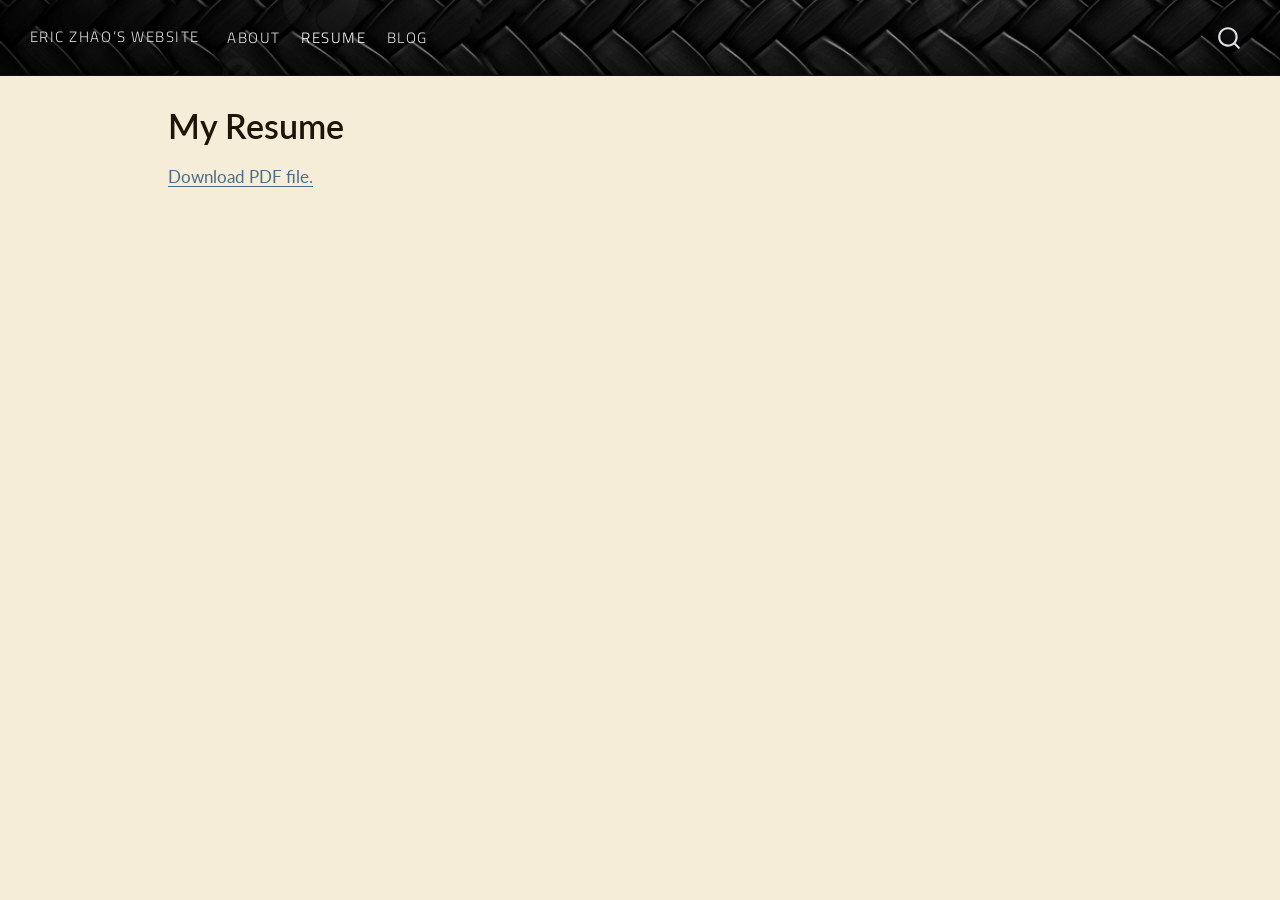
<file: docs/resume.html>
<!DOCTYPE html>
<html xmlns="http://www.w3.org/1999/xhtml" lang="en" xml:lang="en"><head>

<meta charset="utf-8">
<meta name="generator" content="quarto-1.9.13">

<meta name="viewport" content="width=device-width, initial-scale=1.0, user-scalable=yes">


<title>My Resume – Eric Zhao’s Website</title>
<style>
code{white-space: pre-wrap;}
span.smallcaps{font-variant: small-caps;}
div.columns{display: flex; gap: min(4vw, 1.5em);}
div.column{flex: auto; overflow-x: auto;}
div.hanging-indent{margin-left: 1.5em; text-indent: -1.5em;}
ul.task-list{list-style: none;}
ul.task-list li input[type="checkbox"] {
  width: 0.8em;
  margin: 0 0.8em 0.2em -1em; /* quarto-specific, see https://github.com/quarto-dev/quarto-cli/issues/4556 */ 
  vertical-align: middle;
}
</style>


<script src="site_libs/quarto-nav/quarto-nav.js"></script>
<script src="site_libs/quarto-nav/headroom.min.js"></script>
<script src="site_libs/clipboard/clipboard.min.js"></script>
<script src="site_libs/quarto-search/autocomplete.umd.js"></script>
<script src="site_libs/quarto-search/fuse.min.js"></script>
<script src="site_libs/quarto-search/quarto-search.js"></script>
<meta name="quarto:offset" content="./">
<script src="site_libs/quarto-html/quarto.js" type="module"></script>
<script src="site_libs/quarto-html/tabsets/tabsets.js" type="module"></script>
<script src="site_libs/quarto-html/axe/axe-check.js" type="module"></script>
<script src="site_libs/quarto-html/popper.min.js"></script>
<script src="site_libs/quarto-html/tippy.umd.min.js"></script>
<script src="site_libs/quarto-html/anchor.min.js"></script>
<link href="site_libs/quarto-html/tippy.css" rel="stylesheet">
<link href="site_libs/quarto-html/quarto-syntax-highlighting-dark-28756a26ae97ef16d13ddebe2ffefc5c.css" rel="stylesheet" id="quarto-text-highlighting-styles">
<script src="site_libs/bootstrap/bootstrap.min.js"></script>
<link href="site_libs/bootstrap/bootstrap-icons.css" rel="stylesheet">
<link href="site_libs/bootstrap/bootstrap-0a1b285f7531e058031a821c381133c7.min.css" rel="stylesheet" append-hash="true" id="quarto-bootstrap" data-mode="dark">
<script id="quarto-search-options" type="application/json">{
  "location": "navbar",
  "copy-button": false,
  "collapse-after": 3,
  "panel-placement": "end",
  "type": "overlay",
  "limit": 50,
  "keyboard-shortcut": [
    "f",
    "/",
    "s"
  ],
  "show-item-context": false,
  "language": {
    "search-no-results-text": "No results",
    "search-matching-documents-text": "matching documents",
    "search-copy-link-title": "Copy link to search",
    "search-hide-matches-text": "Hide additional matches",
    "search-more-match-text": "more match in this document",
    "search-more-matches-text": "more matches in this document",
    "search-clear-button-title": "Clear",
    "search-text-placeholder": "",
    "search-detached-cancel-button-title": "Cancel",
    "search-submit-button-title": "Submit",
    "search-label": "Search"
  }
}</script>


<link rel="stylesheet" href="styles.css">
</head>

<body class="nav-fixed quarto-light">

<div id="quarto-search-results"></div>
  <header id="quarto-header" class="headroom fixed-top">
    <nav class="navbar navbar-expand-lg " data-bs-theme="dark">
      <div class="navbar-container container-fluid">
      <div class="navbar-brand-container mx-auto">
    <a class="navbar-brand" href="./index.html">
    <span class="navbar-title">Eric Zhao’s Website</span>
    </a>
  </div>
            <div id="quarto-search" class="" title="Search"></div>
          <button class="navbar-toggler" type="button" data-bs-toggle="collapse" data-bs-target="#navbarCollapse" aria-controls="navbarCollapse" role="menu" aria-expanded="false" aria-label="Toggle navigation" onclick="if (window.quartoToggleHeadroom) { window.quartoToggleHeadroom(); }">
  <span class="navbar-toggler-icon"></span>
</button>
          <div class="collapse navbar-collapse" id="navbarCollapse">
            <ul class="navbar-nav navbar-nav-scroll me-auto">
  <li class="nav-item">
    <a class="nav-link" href="./index.html"> 
<span class="menu-text">About</span></a>
  </li>  
  <li class="nav-item">
    <a class="nav-link active" href="./resume.html" aria-current="page"> 
<span class="menu-text">Resume</span></a>
  </li>  
  <li class="nav-item">
    <a class="nav-link" href="./blog/index.html"> 
<span class="menu-text">Blog</span></a>
  </li>  
</ul>
          </div> <!-- /navcollapse -->
            <div class="quarto-navbar-tools">
</div>
      </div> <!-- /container-fluid -->
    </nav>
</header>
<!-- content -->
<div id="quarto-content" class="quarto-container page-columns page-rows-contents page-layout-article page-navbar">
<!-- sidebar -->
<!-- margin-sidebar -->
    <div id="quarto-margin-sidebar" class="sidebar margin-sidebar zindex-bottom">
        
    </div>
<!-- main -->
<main class="content" id="quarto-document-content">

<header id="title-block-header" class="quarto-title-block default">
<div class="quarto-title">
<h1 class="title">My Resume</h1>
</div>



<div class="quarto-title-meta">

    
  
    
  </div>
  


</header>


<p><object data="files/resume.pdf" type="application/pdf" width="100%" height="800"><a href="files/resume.pdf" download="">Download PDF file.</a></object></p>



</main> <!-- /main -->
<script id="quarto-html-after-body" type="application/javascript">
  window.document.addEventListener("DOMContentLoaded", function (event) {
    const icon = "";
    const anchorJS = new window.AnchorJS();
    anchorJS.options = {
      placement: 'right',
      icon: icon
    };
    anchorJS.add('.anchored');
    const isCodeAnnotation = (el) => {
      for (const clz of el.classList) {
        if (clz.startsWith('code-annotation-')) {                     
          return true;
        }
      }
      return false;
    }
    const onCopySuccess = function(e) {
      // button target
      const button = e.trigger;
      // don't keep focus
      button.blur();
      // flash "checked"
      button.classList.add('code-copy-button-checked');
      var currentTitle = button.getAttribute("title");
      button.setAttribute("title", "Copied!");
      let tooltip;
      if (window.bootstrap) {
        button.setAttribute("data-bs-toggle", "tooltip");
        button.setAttribute("data-bs-placement", "left");
        button.setAttribute("data-bs-title", "Copied!");
        tooltip = new bootstrap.Tooltip(button, 
          { trigger: "manual", 
            customClass: "code-copy-button-tooltip",
            offset: [0, -8]});
        tooltip.show();    
      }
      setTimeout(function() {
        if (tooltip) {
          tooltip.hide();
          button.removeAttribute("data-bs-title");
          button.removeAttribute("data-bs-toggle");
          button.removeAttribute("data-bs-placement");
        }
        button.setAttribute("title", currentTitle);
        button.classList.remove('code-copy-button-checked');
      }, 1000);
      // clear code selection
      e.clearSelection();
    }
    const getTextToCopy = function(trigger) {
      const outerScaffold = trigger.parentElement.cloneNode(true);
      const codeEl = outerScaffold.querySelector('code');
      for (const childEl of codeEl.children) {
        if (isCodeAnnotation(childEl)) {
          childEl.remove();
        }
      }
      return codeEl.innerText;
    }
    const clipboard = new window.ClipboardJS('.code-copy-button:not([data-in-quarto-modal])', {
      text: getTextToCopy
    });
    clipboard.on('success', onCopySuccess);
    if (window.document.getElementById('quarto-embedded-source-code-modal')) {
      const clipboardModal = new window.ClipboardJS('.code-copy-button[data-in-quarto-modal]', {
        text: getTextToCopy,
        container: window.document.getElementById('quarto-embedded-source-code-modal')
      });
      clipboardModal.on('success', onCopySuccess);
    }
      var localhostRegex = new RegExp(/^(?:http|https):\/\/localhost\:?[0-9]*\//);
      var mailtoRegex = new RegExp(/^mailto:/);
        var filterRegex = new RegExp('/' + window.location.host + '/');
      var isInternal = (href) => {
          return filterRegex.test(href) || localhostRegex.test(href) || mailtoRegex.test(href);
      }
      // Inspect non-navigation links and adorn them if external
     var links = window.document.querySelectorAll('a[href]:not(.nav-link):not(.navbar-brand):not(.toc-action):not(.sidebar-link):not(.sidebar-item-toggle):not(.pagination-link):not(.no-external):not([aria-hidden]):not(.dropdown-item):not(.quarto-navigation-tool):not(.about-link)');
      for (var i=0; i<links.length; i++) {
        const link = links[i];
        if (!isInternal(link.href)) {
          // undo the damage that might have been done by quarto-nav.js in the case of
          // links that we want to consider external
          if (link.dataset.originalHref !== undefined) {
            link.href = link.dataset.originalHref;
          }
        }
      }
    function tippyHover(el, contentFn, onTriggerFn, onUntriggerFn) {
      const config = {
        allowHTML: true,
        maxWidth: 500,
        delay: 100,
        arrow: false,
        appendTo: function(el) {
            return el.parentElement;
        },
        interactive: true,
        interactiveBorder: 10,
        theme: 'quarto',
        placement: 'bottom-start',
      };
      if (contentFn) {
        config.content = contentFn;
      }
      if (onTriggerFn) {
        config.onTrigger = onTriggerFn;
      }
      if (onUntriggerFn) {
        config.onUntrigger = onUntriggerFn;
      }
      window.tippy(el, config); 
    }
    const noterefs = window.document.querySelectorAll('a[role="doc-noteref"]');
    for (var i=0; i<noterefs.length; i++) {
      const ref = noterefs[i];
      tippyHover(ref, function() {
        // use id or data attribute instead here
        let href = ref.getAttribute('data-footnote-href') || ref.getAttribute('href');
        try { href = new URL(href).hash; } catch {}
        const id = href.replace(/^#\/?/, "");
        const note = window.document.getElementById(id);
        if (note) {
          return note.innerHTML;
        } else {
          return "";
        }
      });
    }
    const xrefs = window.document.querySelectorAll('a.quarto-xref');
    const processXRef = (id, note) => {
      // Strip column container classes
      const stripColumnClz = (el) => {
        el.classList.remove("page-full", "page-columns");
        if (el.children) {
          for (const child of el.children) {
            stripColumnClz(child);
          }
        }
      }
      stripColumnClz(note)
      if (id === null || id.startsWith('sec-')) {
        // Special case sections, only their first couple elements
        const container = document.createElement("div");
        if (note.children && note.children.length > 2) {
          container.appendChild(note.children[0].cloneNode(true));
          for (let i = 1; i < note.children.length; i++) {
            const child = note.children[i];
            if (child.tagName === "P" && child.innerText === "") {
              continue;
            } else {
              container.appendChild(child.cloneNode(true));
              break;
            }
          }
          if (window.Quarto?.typesetMath) {
            window.Quarto.typesetMath(container);
          }
          return container.innerHTML
        } else {
          if (window.Quarto?.typesetMath) {
            window.Quarto.typesetMath(note);
          }
          return note.innerHTML;
        }
      } else {
        // Remove any anchor links if they are present
        const anchorLink = note.querySelector('a.anchorjs-link');
        if (anchorLink) {
          anchorLink.remove();
        }
        if (window.Quarto?.typesetMath) {
          window.Quarto.typesetMath(note);
        }
        if (note.classList.contains("callout")) {
          return note.outerHTML;
        } else {
          return note.innerHTML;
        }
      }
    }
    for (var i=0; i<xrefs.length; i++) {
      const xref = xrefs[i];
      tippyHover(xref, undefined, function(instance) {
        instance.disable();
        let url = xref.getAttribute('href');
        let hash = undefined; 
        if (url.startsWith('#')) {
          hash = url;
        } else {
          try { hash = new URL(url).hash; } catch {}
        }
        if (hash) {
          const id = hash.replace(/^#\/?/, "");
          const note = window.document.getElementById(id);
          if (note !== null) {
            try {
              const html = processXRef(id, note.cloneNode(true));
              instance.setContent(html);
            } finally {
              instance.enable();
              instance.show();
            }
          } else {
            // See if we can fetch this
            fetch(url.split('#')[0])
            .then(res => res.text())
            .then(html => {
              const parser = new DOMParser();
              const htmlDoc = parser.parseFromString(html, "text/html");
              const note = htmlDoc.getElementById(id);
              if (note !== null) {
                const html = processXRef(id, note);
                instance.setContent(html);
              } 
            }).finally(() => {
              instance.enable();
              instance.show();
            });
          }
        } else {
          // See if we can fetch a full url (with no hash to target)
          // This is a special case and we should probably do some content thinning / targeting
          fetch(url)
          .then(res => res.text())
          .then(html => {
            const parser = new DOMParser();
            const htmlDoc = parser.parseFromString(html, "text/html");
            const note = htmlDoc.querySelector('main.content');
            if (note !== null) {
              // This should only happen for chapter cross references
              // (since there is no id in the URL)
              // remove the first header
              if (note.children.length > 0 && note.children[0].tagName === "HEADER") {
                note.children[0].remove();
              }
              const html = processXRef(null, note);
              instance.setContent(html);
            } 
          }).finally(() => {
            instance.enable();
            instance.show();
          });
        }
      }, function(instance) {
      });
    }
        let selectedAnnoteEl;
        const selectorForAnnotation = ( cell, annotation) => {
          let cellAttr = 'data-code-cell="' + cell + '"';
          let lineAttr = 'data-code-annotation="' +  annotation + '"';
          const selector = 'span[' + cellAttr + '][' + lineAttr + ']';
          return selector;
        }
        const selectCodeLines = (annoteEl) => {
          const doc = window.document;
          const targetCell = annoteEl.getAttribute("data-target-cell");
          const targetAnnotation = annoteEl.getAttribute("data-target-annotation");
          const annoteSpan = window.document.querySelector(selectorForAnnotation(targetCell, targetAnnotation));
          const lines = annoteSpan.getAttribute("data-code-lines").split(",");
          const lineIds = lines.map((line) => {
            return targetCell + "-" + line;
          })
          let top = null;
          let height = null;
          let parent = null;
          if (lineIds.length > 0) {
              //compute the position of the single el (top and bottom and make a div)
              const el = window.document.getElementById(lineIds[0]);
              top = el.offsetTop;
              height = el.offsetHeight;
              parent = el.parentElement.parentElement;
            if (lineIds.length > 1) {
              const lastEl = window.document.getElementById(lineIds[lineIds.length - 1]);
              const bottom = lastEl.offsetTop + lastEl.offsetHeight;
              height = bottom - top;
            }
            if (top !== null && height !== null && parent !== null) {
              // cook up a div (if necessary) and position it 
              let div = window.document.getElementById("code-annotation-line-highlight");
              if (div === null) {
                div = window.document.createElement("div");
                div.setAttribute("id", "code-annotation-line-highlight");
                div.style.position = 'absolute';
                parent.appendChild(div);
              }
              div.style.top = top - 2 + "px";
              div.style.height = height + 4 + "px";
              div.style.left = 0;
              let gutterDiv = window.document.getElementById("code-annotation-line-highlight-gutter");
              if (gutterDiv === null) {
                gutterDiv = window.document.createElement("div");
                gutterDiv.setAttribute("id", "code-annotation-line-highlight-gutter");
                gutterDiv.style.position = 'absolute';
                const codeCell = window.document.getElementById(targetCell);
                const gutter = codeCell.querySelector('.code-annotation-gutter');
                gutter.appendChild(gutterDiv);
              }
              gutterDiv.style.top = top - 2 + "px";
              gutterDiv.style.height = height + 4 + "px";
            }
            selectedAnnoteEl = annoteEl;
          }
        };
        const unselectCodeLines = () => {
          const elementsIds = ["code-annotation-line-highlight", "code-annotation-line-highlight-gutter"];
          elementsIds.forEach((elId) => {
            const div = window.document.getElementById(elId);
            if (div) {
              div.remove();
            }
          });
          selectedAnnoteEl = undefined;
        };
          // Handle positioning of the toggle
      window.addEventListener(
        "resize",
        throttle(() => {
          elRect = undefined;
          if (selectedAnnoteEl) {
            selectCodeLines(selectedAnnoteEl);
          }
        }, 10)
      );
      function throttle(fn, ms) {
      let throttle = false;
      let timer;
        return (...args) => {
          if(!throttle) { // first call gets through
              fn.apply(this, args);
              throttle = true;
          } else { // all the others get throttled
              if(timer) clearTimeout(timer); // cancel #2
              timer = setTimeout(() => {
                fn.apply(this, args);
                timer = throttle = false;
              }, ms);
          }
        };
      }
        // Attach click handler to the DT
        const annoteDls = window.document.querySelectorAll('dt[data-target-cell]');
        for (const annoteDlNode of annoteDls) {
          annoteDlNode.addEventListener('click', (event) => {
            const clickedEl = event.target;
            if (clickedEl !== selectedAnnoteEl) {
              unselectCodeLines();
              const activeEl = window.document.querySelector('dt[data-target-cell].code-annotation-active');
              if (activeEl) {
                activeEl.classList.remove('code-annotation-active');
              }
              selectCodeLines(clickedEl);
              clickedEl.classList.add('code-annotation-active');
            } else {
              // Unselect the line
              unselectCodeLines();
              clickedEl.classList.remove('code-annotation-active');
            }
          });
        }
    const findCites = (el) => {
      const parentEl = el.parentElement;
      if (parentEl) {
        const cites = parentEl.dataset.cites;
        if (cites) {
          return {
            el,
            cites: cites.split(' ')
          };
        } else {
          return findCites(el.parentElement)
        }
      } else {
        return undefined;
      }
    };
    var bibliorefs = window.document.querySelectorAll('a[role="doc-biblioref"]');
    for (var i=0; i<bibliorefs.length; i++) {
      const ref = bibliorefs[i];
      const citeInfo = findCites(ref);
      if (citeInfo) {
        tippyHover(citeInfo.el, function() {
          var popup = window.document.createElement('div');
          citeInfo.cites.forEach(function(cite) {
            var citeDiv = window.document.createElement('div');
            citeDiv.classList.add('hanging-indent');
            citeDiv.classList.add('csl-entry');
            var biblioDiv = window.document.getElementById('ref-' + cite);
            if (biblioDiv) {
              citeDiv.innerHTML = biblioDiv.innerHTML;
            }
            popup.appendChild(citeDiv);
          });
          return popup.innerHTML;
        });
      }
    }
  });
  </script>
</div> <!-- /content -->




</body></html>
</file>
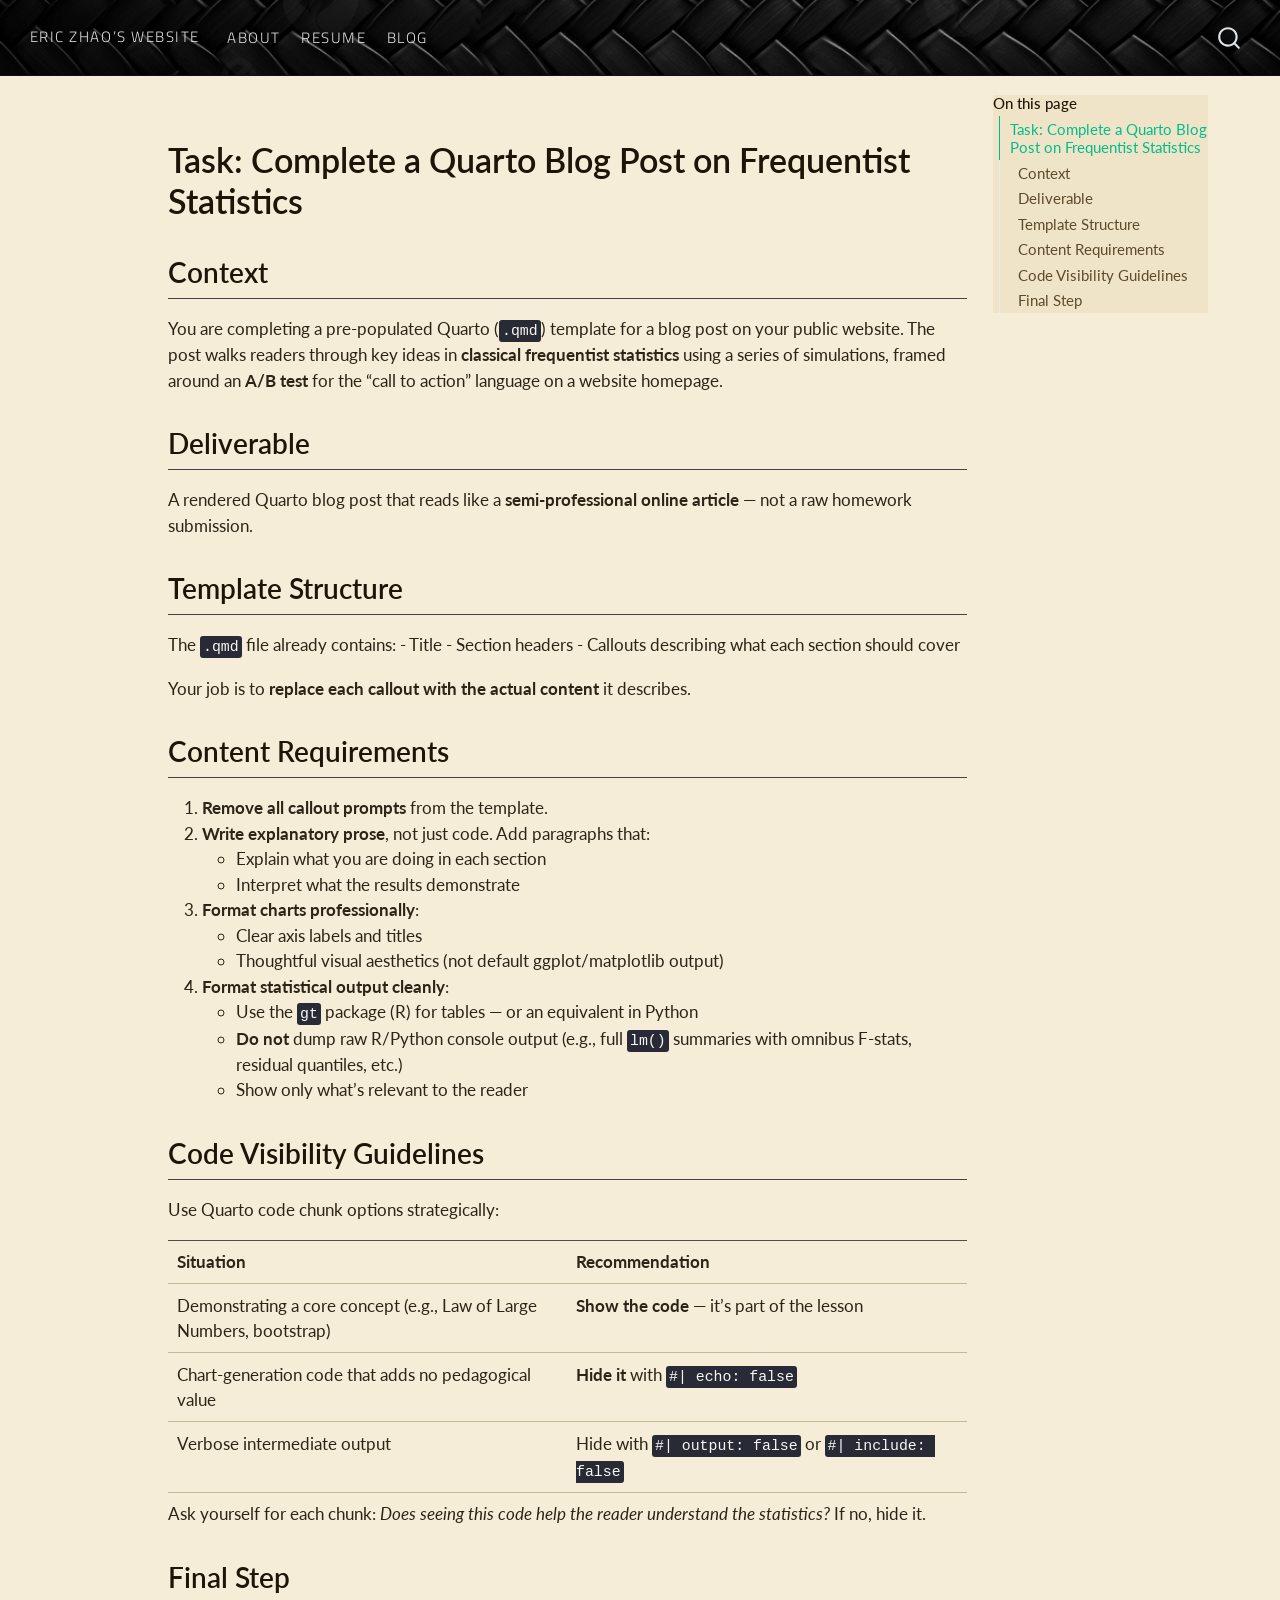
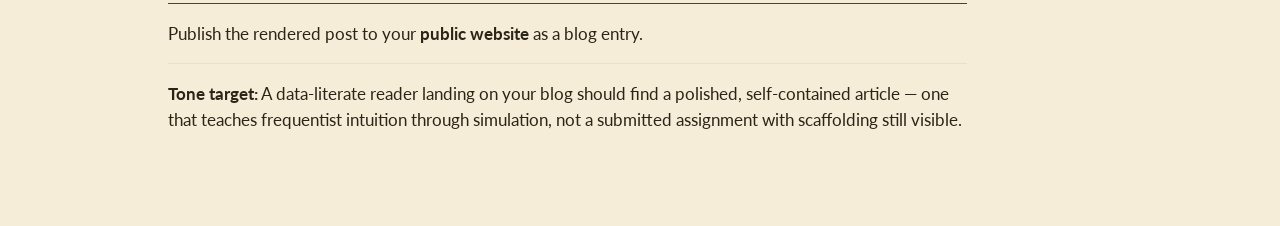
<file: docs/hw/hw1_instruction.html>
<!DOCTYPE html>
<html xmlns="http://www.w3.org/1999/xhtml" lang="en" xml:lang="en"><head>

<meta charset="utf-8">
<meta name="generator" content="quarto-1.9.13">

<meta name="viewport" content="width=device-width, initial-scale=1.0, user-scalable=yes">


<title>hw1_instruction – Eric Zhao's Website</title>
<style>
code{white-space: pre-wrap;}
span.smallcaps{font-variant: small-caps;}
div.columns{display: flex; gap: min(4vw, 1.5em);}
div.column{flex: auto; overflow-x: auto;}
div.hanging-indent{margin-left: 1.5em; text-indent: -1.5em;}
ul.task-list{list-style: none;}
ul.task-list li input[type="checkbox"] {
  width: 0.8em;
  margin: 0 0.8em 0.2em -1em; /* quarto-specific, see https://github.com/quarto-dev/quarto-cli/issues/4556 */ 
  vertical-align: middle;
}
</style>


<script src="../site_libs/quarto-nav/quarto-nav.js"></script>
<script src="../site_libs/quarto-nav/headroom.min.js"></script>
<script src="../site_libs/clipboard/clipboard.min.js"></script>
<script src="../site_libs/quarto-search/autocomplete.umd.js"></script>
<script src="../site_libs/quarto-search/fuse.min.js"></script>
<script src="../site_libs/quarto-search/quarto-search.js"></script>
<meta name="quarto:offset" content="../">
<script src="../site_libs/quarto-html/quarto.js" type="module"></script>
<script src="../site_libs/quarto-html/tabsets/tabsets.js" type="module"></script>
<script src="../site_libs/quarto-html/axe/axe-check.js" type="module"></script>
<script src="../site_libs/quarto-html/popper.min.js"></script>
<script src="../site_libs/quarto-html/tippy.umd.min.js"></script>
<script src="../site_libs/quarto-html/anchor.min.js"></script>
<link href="../site_libs/quarto-html/tippy.css" rel="stylesheet">
<link href="../site_libs/quarto-html/quarto-syntax-highlighting-dark-28756a26ae97ef16d13ddebe2ffefc5c.css" rel="stylesheet" id="quarto-text-highlighting-styles">
<script src="../site_libs/bootstrap/bootstrap.min.js"></script>
<link href="../site_libs/bootstrap/bootstrap-icons.css" rel="stylesheet">
<link href="../site_libs/bootstrap/bootstrap-0a1b285f7531e058031a821c381133c7.min.css" rel="stylesheet" append-hash="true" id="quarto-bootstrap" data-mode="dark">
<script id="quarto-search-options" type="application/json">{
  "location": "navbar",
  "copy-button": false,
  "collapse-after": 3,
  "panel-placement": "end",
  "type": "overlay",
  "limit": 50,
  "keyboard-shortcut": [
    "f",
    "/",
    "s"
  ],
  "show-item-context": false,
  "language": {
    "search-no-results-text": "No results",
    "search-matching-documents-text": "matching documents",
    "search-copy-link-title": "Copy link to search",
    "search-hide-matches-text": "Hide additional matches",
    "search-more-match-text": "more match in this document",
    "search-more-matches-text": "more matches in this document",
    "search-clear-button-title": "Clear",
    "search-text-placeholder": "",
    "search-detached-cancel-button-title": "Cancel",
    "search-submit-button-title": "Submit",
    "search-label": "Search"
  }
}</script>


<link rel="stylesheet" href="../styles.css">
</head>

<body class="nav-fixed quarto-light">

<div id="quarto-search-results"></div>
  <header id="quarto-header" class="headroom fixed-top">
    <nav class="navbar navbar-expand-lg " data-bs-theme="dark">
      <div class="navbar-container container-fluid">
      <div class="navbar-brand-container mx-auto">
    <a class="navbar-brand" href="../index.html">
    <span class="navbar-title">Eric Zhao’s Website</span>
    </a>
  </div>
            <div id="quarto-search" class="" title="Search"></div>
          <button class="navbar-toggler" type="button" data-bs-toggle="collapse" data-bs-target="#navbarCollapse" aria-controls="navbarCollapse" role="menu" aria-expanded="false" aria-label="Toggle navigation" onclick="if (window.quartoToggleHeadroom) { window.quartoToggleHeadroom(); }">
  <span class="navbar-toggler-icon"></span>
</button>
          <div class="collapse navbar-collapse" id="navbarCollapse">
            <ul class="navbar-nav navbar-nav-scroll me-auto">
  <li class="nav-item">
    <a class="nav-link" href="../index.html"> 
<span class="menu-text">About</span></a>
  </li>  
  <li class="nav-item">
    <a class="nav-link" href="../resume.html"> 
<span class="menu-text">Resume</span></a>
  </li>  
  <li class="nav-item">
    <a class="nav-link" href="../blog/index.html"> 
<span class="menu-text">Blog</span></a>
  </li>  
</ul>
          </div> <!-- /navcollapse -->
            <div class="quarto-navbar-tools">
</div>
      </div> <!-- /container-fluid -->
    </nav>
</header>
<!-- content -->
<div id="quarto-content" class="quarto-container page-columns page-rows-contents page-layout-article page-navbar">
<!-- sidebar -->
<!-- margin-sidebar -->
    <div id="quarto-margin-sidebar" class="sidebar margin-sidebar">
        <nav id="TOC" role="doc-toc" class="toc-active">
    <h2 id="toc-title">On this page</h2>
   
  <ul>
  <li><a href="#task-complete-a-quarto-blog-post-on-frequentist-statistics" id="toc-task-complete-a-quarto-blog-post-on-frequentist-statistics" class="nav-link active" data-scroll-target="#task-complete-a-quarto-blog-post-on-frequentist-statistics">Task: Complete a Quarto Blog Post on Frequentist Statistics</a>
  <ul class="collapse">
  <li><a href="#context" id="toc-context" class="nav-link" data-scroll-target="#context">Context</a></li>
  <li><a href="#deliverable" id="toc-deliverable" class="nav-link" data-scroll-target="#deliverable">Deliverable</a></li>
  <li><a href="#template-structure" id="toc-template-structure" class="nav-link" data-scroll-target="#template-structure">Template Structure</a></li>
  <li><a href="#content-requirements" id="toc-content-requirements" class="nav-link" data-scroll-target="#content-requirements">Content Requirements</a></li>
  <li><a href="#code-visibility-guidelines" id="toc-code-visibility-guidelines" class="nav-link" data-scroll-target="#code-visibility-guidelines">Code Visibility Guidelines</a></li>
  <li><a href="#final-step" id="toc-final-step" class="nav-link" data-scroll-target="#final-step">Final Step</a></li>
  </ul></li>
  </ul>
</nav>
    </div>
<!-- main -->
<main class="content" id="quarto-document-content"><header id="title-block-header" class="quarto-title-block"></header>




<section id="task-complete-a-quarto-blog-post-on-frequentist-statistics" class="level1">
<h1>Task: Complete a Quarto Blog Post on Frequentist Statistics</h1>
<section id="context" class="level2">
<h2 class="anchored" data-anchor-id="context">Context</h2>
<p>You are completing a pre-populated Quarto (<code>.qmd</code>) template for a blog post on your public website. The post walks readers through key ideas in <strong>classical frequentist statistics</strong> using a series of simulations, framed around an <strong>A/B test</strong> for the “call to action” language on a website homepage.</p>
</section>
<section id="deliverable" class="level2">
<h2 class="anchored" data-anchor-id="deliverable">Deliverable</h2>
<p>A rendered Quarto blog post that reads like a <strong>semi-professional online article</strong> — not a raw homework submission.</p>
</section>
<section id="template-structure" class="level2">
<h2 class="anchored" data-anchor-id="template-structure">Template Structure</h2>
<p>The <code>.qmd</code> file already contains: - Title - Section headers - Callouts describing what each section should cover</p>
<p>Your job is to <strong>replace each callout with the actual content</strong> it describes.</p>
</section>
<section id="content-requirements" class="level2">
<h2 class="anchored" data-anchor-id="content-requirements">Content Requirements</h2>
<ol type="1">
<li><strong>Remove all callout prompts</strong> from the template.</li>
<li><strong>Write explanatory prose</strong>, not just code. Add paragraphs that:
<ul>
<li>Explain what you are doing in each section</li>
<li>Interpret what the results demonstrate</li>
</ul></li>
<li><strong>Format charts professionally</strong>:
<ul>
<li>Clear axis labels and titles</li>
<li>Thoughtful visual aesthetics (not default ggplot/matplotlib output)</li>
</ul></li>
<li><strong>Format statistical output cleanly</strong>:
<ul>
<li>Use the <code>gt</code> package (R) for tables — or an equivalent in Python</li>
<li><strong>Do not</strong> dump raw R/Python console output (e.g., full <code>lm()</code> summaries with omnibus F-stats, residual quantiles, etc.)</li>
<li>Show only what’s relevant to the reader</li>
</ul></li>
</ol>
</section>
<section id="code-visibility-guidelines" class="level2">
<h2 class="anchored" data-anchor-id="code-visibility-guidelines">Code Visibility Guidelines</h2>
<p>Use Quarto code chunk options strategically:</p>
<table class="caption-top table">
<colgroup>
<col style="width: 50%">
<col style="width: 50%">
</colgroup>
<thead>
<tr class="header">
<th>Situation</th>
<th>Recommendation</th>
</tr>
</thead>
<tbody>
<tr class="odd">
<td>Demonstrating a core concept (e.g., Law of Large Numbers, bootstrap)</td>
<td><strong>Show the code</strong> — it’s part of the lesson</td>
</tr>
<tr class="even">
<td>Chart-generation code that adds no pedagogical value</td>
<td><strong>Hide it</strong> with <code>#| echo: false</code></td>
</tr>
<tr class="odd">
<td>Verbose intermediate output</td>
<td>Hide with <code>#| output: false</code> or <code>#| include: false</code></td>
</tr>
</tbody>
</table>
<p>Ask yourself for each chunk: <em>Does seeing this code help the reader understand the statistics?</em> If no, hide it.</p>
</section>
<section id="final-step" class="level2">
<h2 class="anchored" data-anchor-id="final-step">Final Step</h2>
<p>Publish the rendered post to your <strong>public website</strong> as a blog entry.</p>
<hr>
<p><strong>Tone target:</strong> A data-literate reader landing on your blog should find a polished, self-contained article — one that teaches frequentist intuition through simulation, not a submitted assignment with scaffolding still visible.</p>


</section>
</section>

</main> <!-- /main -->
<script id="quarto-html-after-body" type="application/javascript">
  window.document.addEventListener("DOMContentLoaded", function (event) {
    const icon = "";
    const anchorJS = new window.AnchorJS();
    anchorJS.options = {
      placement: 'right',
      icon: icon
    };
    anchorJS.add('.anchored');
    const isCodeAnnotation = (el) => {
      for (const clz of el.classList) {
        if (clz.startsWith('code-annotation-')) {                     
          return true;
        }
      }
      return false;
    }
    const onCopySuccess = function(e) {
      // button target
      const button = e.trigger;
      // don't keep focus
      button.blur();
      // flash "checked"
      button.classList.add('code-copy-button-checked');
      var currentTitle = button.getAttribute("title");
      button.setAttribute("title", "Copied!");
      let tooltip;
      if (window.bootstrap) {
        button.setAttribute("data-bs-toggle", "tooltip");
        button.setAttribute("data-bs-placement", "left");
        button.setAttribute("data-bs-title", "Copied!");
        tooltip = new bootstrap.Tooltip(button, 
          { trigger: "manual", 
            customClass: "code-copy-button-tooltip",
            offset: [0, -8]});
        tooltip.show();    
      }
      setTimeout(function() {
        if (tooltip) {
          tooltip.hide();
          button.removeAttribute("data-bs-title");
          button.removeAttribute("data-bs-toggle");
          button.removeAttribute("data-bs-placement");
        }
        button.setAttribute("title", currentTitle);
        button.classList.remove('code-copy-button-checked');
      }, 1000);
      // clear code selection
      e.clearSelection();
    }
    const getTextToCopy = function(trigger) {
      const outerScaffold = trigger.parentElement.cloneNode(true);
      const codeEl = outerScaffold.querySelector('code');
      for (const childEl of codeEl.children) {
        if (isCodeAnnotation(childEl)) {
          childEl.remove();
        }
      }
      return codeEl.innerText;
    }
    const clipboard = new window.ClipboardJS('.code-copy-button:not([data-in-quarto-modal])', {
      text: getTextToCopy
    });
    clipboard.on('success', onCopySuccess);
    if (window.document.getElementById('quarto-embedded-source-code-modal')) {
      const clipboardModal = new window.ClipboardJS('.code-copy-button[data-in-quarto-modal]', {
        text: getTextToCopy,
        container: window.document.getElementById('quarto-embedded-source-code-modal')
      });
      clipboardModal.on('success', onCopySuccess);
    }
      var localhostRegex = new RegExp(/^(?:http|https):\/\/localhost\:?[0-9]*\//);
      var mailtoRegex = new RegExp(/^mailto:/);
        var filterRegex = new RegExp('/' + window.location.host + '/');
      var isInternal = (href) => {
          return filterRegex.test(href) || localhostRegex.test(href) || mailtoRegex.test(href);
      }
      // Inspect non-navigation links and adorn them if external
     var links = window.document.querySelectorAll('a[href]:not(.nav-link):not(.navbar-brand):not(.toc-action):not(.sidebar-link):not(.sidebar-item-toggle):not(.pagination-link):not(.no-external):not([aria-hidden]):not(.dropdown-item):not(.quarto-navigation-tool):not(.about-link)');
      for (var i=0; i<links.length; i++) {
        const link = links[i];
        if (!isInternal(link.href)) {
          // undo the damage that might have been done by quarto-nav.js in the case of
          // links that we want to consider external
          if (link.dataset.originalHref !== undefined) {
            link.href = link.dataset.originalHref;
          }
        }
      }
    function tippyHover(el, contentFn, onTriggerFn, onUntriggerFn) {
      const config = {
        allowHTML: true,
        maxWidth: 500,
        delay: 100,
        arrow: false,
        appendTo: function(el) {
            return el.parentElement;
        },
        interactive: true,
        interactiveBorder: 10,
        theme: 'quarto',
        placement: 'bottom-start',
      };
      if (contentFn) {
        config.content = contentFn;
      }
      if (onTriggerFn) {
        config.onTrigger = onTriggerFn;
      }
      if (onUntriggerFn) {
        config.onUntrigger = onUntriggerFn;
      }
      window.tippy(el, config); 
    }
    const noterefs = window.document.querySelectorAll('a[role="doc-noteref"]');
    for (var i=0; i<noterefs.length; i++) {
      const ref = noterefs[i];
      tippyHover(ref, function() {
        // use id or data attribute instead here
        let href = ref.getAttribute('data-footnote-href') || ref.getAttribute('href');
        try { href = new URL(href).hash; } catch {}
        const id = href.replace(/^#\/?/, "");
        const note = window.document.getElementById(id);
        if (note) {
          return note.innerHTML;
        } else {
          return "";
        }
      });
    }
    const xrefs = window.document.querySelectorAll('a.quarto-xref');
    const processXRef = (id, note) => {
      // Strip column container classes
      const stripColumnClz = (el) => {
        el.classList.remove("page-full", "page-columns");
        if (el.children) {
          for (const child of el.children) {
            stripColumnClz(child);
          }
        }
      }
      stripColumnClz(note)
      if (id === null || id.startsWith('sec-')) {
        // Special case sections, only their first couple elements
        const container = document.createElement("div");
        if (note.children && note.children.length > 2) {
          container.appendChild(note.children[0].cloneNode(true));
          for (let i = 1; i < note.children.length; i++) {
            const child = note.children[i];
            if (child.tagName === "P" && child.innerText === "") {
              continue;
            } else {
              container.appendChild(child.cloneNode(true));
              break;
            }
          }
          if (window.Quarto?.typesetMath) {
            window.Quarto.typesetMath(container);
          }
          return container.innerHTML
        } else {
          if (window.Quarto?.typesetMath) {
            window.Quarto.typesetMath(note);
          }
          return note.innerHTML;
        }
      } else {
        // Remove any anchor links if they are present
        const anchorLink = note.querySelector('a.anchorjs-link');
        if (anchorLink) {
          anchorLink.remove();
        }
        if (window.Quarto?.typesetMath) {
          window.Quarto.typesetMath(note);
        }
        if (note.classList.contains("callout")) {
          return note.outerHTML;
        } else {
          return note.innerHTML;
        }
      }
    }
    for (var i=0; i<xrefs.length; i++) {
      const xref = xrefs[i];
      tippyHover(xref, undefined, function(instance) {
        instance.disable();
        let url = xref.getAttribute('href');
        let hash = undefined; 
        if (url.startsWith('#')) {
          hash = url;
        } else {
          try { hash = new URL(url).hash; } catch {}
        }
        if (hash) {
          const id = hash.replace(/^#\/?/, "");
          const note = window.document.getElementById(id);
          if (note !== null) {
            try {
              const html = processXRef(id, note.cloneNode(true));
              instance.setContent(html);
            } finally {
              instance.enable();
              instance.show();
            }
          } else {
            // See if we can fetch this
            fetch(url.split('#')[0])
            .then(res => res.text())
            .then(html => {
              const parser = new DOMParser();
              const htmlDoc = parser.parseFromString(html, "text/html");
              const note = htmlDoc.getElementById(id);
              if (note !== null) {
                const html = processXRef(id, note);
                instance.setContent(html);
              } 
            }).finally(() => {
              instance.enable();
              instance.show();
            });
          }
        } else {
          // See if we can fetch a full url (with no hash to target)
          // This is a special case and we should probably do some content thinning / targeting
          fetch(url)
          .then(res => res.text())
          .then(html => {
            const parser = new DOMParser();
            const htmlDoc = parser.parseFromString(html, "text/html");
            const note = htmlDoc.querySelector('main.content');
            if (note !== null) {
              // This should only happen for chapter cross references
              // (since there is no id in the URL)
              // remove the first header
              if (note.children.length > 0 && note.children[0].tagName === "HEADER") {
                note.children[0].remove();
              }
              const html = processXRef(null, note);
              instance.setContent(html);
            } 
          }).finally(() => {
            instance.enable();
            instance.show();
          });
        }
      }, function(instance) {
      });
    }
        let selectedAnnoteEl;
        const selectorForAnnotation = ( cell, annotation) => {
          let cellAttr = 'data-code-cell="' + cell + '"';
          let lineAttr = 'data-code-annotation="' +  annotation + '"';
          const selector = 'span[' + cellAttr + '][' + lineAttr + ']';
          return selector;
        }
        const selectCodeLines = (annoteEl) => {
          const doc = window.document;
          const targetCell = annoteEl.getAttribute("data-target-cell");
          const targetAnnotation = annoteEl.getAttribute("data-target-annotation");
          const annoteSpan = window.document.querySelector(selectorForAnnotation(targetCell, targetAnnotation));
          const lines = annoteSpan.getAttribute("data-code-lines").split(",");
          const lineIds = lines.map((line) => {
            return targetCell + "-" + line;
          })
          let top = null;
          let height = null;
          let parent = null;
          if (lineIds.length > 0) {
              //compute the position of the single el (top and bottom and make a div)
              const el = window.document.getElementById(lineIds[0]);
              top = el.offsetTop;
              height = el.offsetHeight;
              parent = el.parentElement.parentElement;
            if (lineIds.length > 1) {
              const lastEl = window.document.getElementById(lineIds[lineIds.length - 1]);
              const bottom = lastEl.offsetTop + lastEl.offsetHeight;
              height = bottom - top;
            }
            if (top !== null && height !== null && parent !== null) {
              // cook up a div (if necessary) and position it 
              let div = window.document.getElementById("code-annotation-line-highlight");
              if (div === null) {
                div = window.document.createElement("div");
                div.setAttribute("id", "code-annotation-line-highlight");
                div.style.position = 'absolute';
                parent.appendChild(div);
              }
              div.style.top = top - 2 + "px";
              div.style.height = height + 4 + "px";
              div.style.left = 0;
              let gutterDiv = window.document.getElementById("code-annotation-line-highlight-gutter");
              if (gutterDiv === null) {
                gutterDiv = window.document.createElement("div");
                gutterDiv.setAttribute("id", "code-annotation-line-highlight-gutter");
                gutterDiv.style.position = 'absolute';
                const codeCell = window.document.getElementById(targetCell);
                const gutter = codeCell.querySelector('.code-annotation-gutter');
                gutter.appendChild(gutterDiv);
              }
              gutterDiv.style.top = top - 2 + "px";
              gutterDiv.style.height = height + 4 + "px";
            }
            selectedAnnoteEl = annoteEl;
          }
        };
        const unselectCodeLines = () => {
          const elementsIds = ["code-annotation-line-highlight", "code-annotation-line-highlight-gutter"];
          elementsIds.forEach((elId) => {
            const div = window.document.getElementById(elId);
            if (div) {
              div.remove();
            }
          });
          selectedAnnoteEl = undefined;
        };
          // Handle positioning of the toggle
      window.addEventListener(
        "resize",
        throttle(() => {
          elRect = undefined;
          if (selectedAnnoteEl) {
            selectCodeLines(selectedAnnoteEl);
          }
        }, 10)
      );
      function throttle(fn, ms) {
      let throttle = false;
      let timer;
        return (...args) => {
          if(!throttle) { // first call gets through
              fn.apply(this, args);
              throttle = true;
          } else { // all the others get throttled
              if(timer) clearTimeout(timer); // cancel #2
              timer = setTimeout(() => {
                fn.apply(this, args);
                timer = throttle = false;
              }, ms);
          }
        };
      }
        // Attach click handler to the DT
        const annoteDls = window.document.querySelectorAll('dt[data-target-cell]');
        for (const annoteDlNode of annoteDls) {
          annoteDlNode.addEventListener('click', (event) => {
            const clickedEl = event.target;
            if (clickedEl !== selectedAnnoteEl) {
              unselectCodeLines();
              const activeEl = window.document.querySelector('dt[data-target-cell].code-annotation-active');
              if (activeEl) {
                activeEl.classList.remove('code-annotation-active');
              }
              selectCodeLines(clickedEl);
              clickedEl.classList.add('code-annotation-active');
            } else {
              // Unselect the line
              unselectCodeLines();
              clickedEl.classList.remove('code-annotation-active');
            }
          });
        }
    const findCites = (el) => {
      const parentEl = el.parentElement;
      if (parentEl) {
        const cites = parentEl.dataset.cites;
        if (cites) {
          return {
            el,
            cites: cites.split(' ')
          };
        } else {
          return findCites(el.parentElement)
        }
      } else {
        return undefined;
      }
    };
    var bibliorefs = window.document.querySelectorAll('a[role="doc-biblioref"]');
    for (var i=0; i<bibliorefs.length; i++) {
      const ref = bibliorefs[i];
      const citeInfo = findCites(ref);
      if (citeInfo) {
        tippyHover(citeInfo.el, function() {
          var popup = window.document.createElement('div');
          citeInfo.cites.forEach(function(cite) {
            var citeDiv = window.document.createElement('div');
            citeDiv.classList.add('hanging-indent');
            citeDiv.classList.add('csl-entry');
            var biblioDiv = window.document.getElementById('ref-' + cite);
            if (biblioDiv) {
              citeDiv.innerHTML = biblioDiv.innerHTML;
            }
            popup.appendChild(citeDiv);
          });
          return popup.innerHTML;
        });
      }
    }
  });
  </script>
</div> <!-- /content -->




</body></html>
</file>
<file: docs/site_libs/quarto-html/tippy.css>
.tippy-box[data-animation=fade][data-state=hidden]{opacity:0}[data-tippy-root]{max-width:calc(100vw - 10px)}.tippy-box{position:relative;background-color:#333;color:#fff;border-radius:4px;font-size:14px;line-height:1.4;white-space:normal;outline:0;transition-property:transform,visibility,opacity}.tippy-box[data-placement^=top]>.tippy-arrow{bottom:0}.tippy-box[data-placement^=top]>.tippy-arrow:before{bottom:-7px;left:0;border-width:8px 8px 0;border-top-color:initial;transform-origin:center top}.tippy-box[data-placement^=bottom]>.tippy-arrow{top:0}.tippy-box[data-placement^=bottom]>.tippy-arrow:before{top:-7px;left:0;border-width:0 8px 8px;border-bottom-color:initial;transform-origin:center bottom}.tippy-box[data-placement^=left]>.tippy-arrow{right:0}.tippy-box[data-placement^=left]>.tippy-arrow:before{border-width:8px 0 8px 8px;border-left-color:initial;right:-7px;transform-origin:center left}.tippy-box[data-placement^=right]>.tippy-arrow{left:0}.tippy-box[data-placement^=right]>.tippy-arrow:before{left:-7px;border-width:8px 8px 8px 0;border-right-color:initial;transform-origin:center right}.tippy-box[data-inertia][data-state=visible]{transition-timing-function:cubic-bezier(.54,1.5,.38,1.11)}.tippy-arrow{width:16px;height:16px;color:#333}.tippy-arrow:before{content:"";position:absolute;border-color:transparent;border-style:solid}.tippy-content{position:relative;padding:5px 9px;z-index:1}
</file>
<file: docs/site_libs/quarto-html/quarto-syntax-highlighting-dark-28756a26ae97ef16d13ddebe2ffefc5c.css>
/* quarto syntax highlight colors */
:root {
  --quarto-hl-al-color: #ff5555;
  --quarto-hl-an-color: #ff79c6;
  --quarto-hl-at-color: #ff79c6;
  --quarto-hl-bn-color: #bd93f9;
  --quarto-hl-bu-color: #8be9fd;
  --quarto-hl-ch-color: #f1fa8c;
  --quarto-hl-co-color: #6272a4;
  --quarto-hl-cv-color: #8be9fd;
  --quarto-hl-cn-color: #bd93f9;
  --quarto-hl-cf-color: #ff79c6;
  --quarto-hl-dt-color: #8be9fd;
  --quarto-hl-dv-color: #bd93f9;
  --quarto-hl-do-color: #ffb86c;
  --quarto-hl-er-color: #ff5555;
  --quarto-hl-ex-color: #8be9fd;
  --quarto-hl-fl-color: #bd93f9;
  --quarto-hl-fu-color: #50fa7b;
  --quarto-hl-im-color: #ff79c6;
  --quarto-hl-in-color: #f1fa8c;
  --quarto-hl-kw-color: #ff79c6;
  --quarto-hl-op-color: #f8f8f2;
  --quarto-hl-pp-color: #ff79c6;
  --quarto-hl-re-color: #8be9fd;
  --quarto-hl-sc-color: #ff79c6;
  --quarto-hl-ss-color: #f1fa8c;
  --quarto-hl-st-color: #f1fa8c;
  --quarto-hl-va-color: #8be9fd;
  --quarto-hl-vs-color: #f1fa8c;
  --quarto-hl-wa-color: #ff5555;
}

/* other quarto variables */
:root {
  --quarto-font-monospace: SFMono-Regular, Menlo, Monaco, Consolas, "Liberation Mono", "Courier New", monospace;
}

/* syntax highlight based on Pandoc's rules */
pre > code.sourceCode > span {
  color: #f8f8f2;
}

code.sourceCode > span {
  color: #f8f8f2;
}

div.sourceCode,
div.sourceCode pre.sourceCode {
  color: #f8f8f2;
}

/* Normal */
code span {
  color: #f8f8f2;
}

/* Alert */
code span.al {
  font-weight: bold;
  color: #ff5555;
}

/* Annotation */
code span.an {
  color: #ff79c6;
}

/* Attribute */
code span.at {
  color: #ff79c6;
}

/* BaseN */
code span.bn {
  color: #bd93f9;
}

/* BuiltIn */
code span.bu {
  color: #8be9fd;
}

/* ControlFlow */
code span.cf {
  color: #ff79c6;
}

/* Char */
code span.ch {
  color: #f1fa8c;
}

/* Constant */
code span.cn {
  font-weight: bold;
  color: #bd93f9;
}

/* Comment */
code span.co {
  color: #6272a4;
}

/* CommentVar */
code span.cv {
  color: #8be9fd;
}

/* Documentation */
code span.do {
  color: #ffb86c;
}

/* DataType */
code span.dt {
  font-style: italic;
  color: #8be9fd;
}

/* DecVal */
code span.dv {
  color: #bd93f9;
}

/* Error */
code span.er {
  color: #ff5555;
  text-decoration: underline;
}

/* Extension */
code span.ex {
  color: #8be9fd;
}

/* Float */
code span.fl {
  color: #bd93f9;
}

/* Function */
code span.fu {
  color: #50fa7b;
}

/* Import */
code span.im {
  color: #ff79c6;
}

/* Information */
code span.in {
  color: #f1fa8c;
}

/* Keyword */
code span.kw {
  color: #ff79c6;
}

/* Operator */
code span.op {
  color: #f8f8f2;
}

/* Preprocessor */
code span.pp {
  color: #ff79c6;
}

/* RegionMarker */
code span.re {
  color: #8be9fd;
}

/* SpecialChar */
code span.sc {
  color: #ff79c6;
}

/* SpecialString */
code span.ss {
  color: #f1fa8c;
}

/* String */
code span.st {
  color: #f1fa8c;
}

/* Variable */
code span.va {
  color: #8be9fd;
}

/* VerbatimString */
code span.vs {
  color: #f1fa8c;
}

/* Warning */
code span.wa {
  color: #ff5555;
}

.prevent-inlining {
  content: "</";
}

/*# sourceMappingURL=d4bb03243cf71e5c1f437d30177e55ca.css.map */
</file>
<file: docs/styles.css>
/* ── Fonts ── */
@import url('https://fonts.googleapis.com/css2?family=Titillium+Web:wght@300;400;600&family=Source+Serif+4:ital,wght@0,300;0,400;0,600;1,400&display=swap');

/* ── Custom parchment theme ── */

/* Page background */
body {
  background-color: #f5edd8;
  color: #2c2416;
}

/* Navbar */
.navbar {
  background-image: linear-gradient(rgba(0, 0, 0, 0.35), rgba(0, 0, 0, 0.35)), url("files/pngtree-background-showcasing-intricate-carbon-fiber-weave-texture-picture-image_15215804.jpg") !important;
  background-size: cover !important;
  background-position: center !important;
  background-color: transparent !important;
  border-bottom: 1px solid #111;
}

.navbar-brand,
.navbar-nav .nav-link {
  color: #e0e0e0 !important;
  font-family: 'Titillium Web', sans-serif !important;
  font-weight: 300;
  letter-spacing: 0.1em;
  text-transform: uppercase;
  font-size: 0.9rem;
}

.navbar-nav .nav-link:hover,
.navbar-nav .nav-link.active {
  color: #ffffff !important;
}

/* Sidebar / TOC */
#quarto-sidebar,
#TOC {
  background-color: #f0e4c8;
}

#TOC a,
.sidebar-navigation a {
  color: #5c4a2a;
}

#TOC a:hover,
.sidebar-navigation a:hover {
  color: #2c2416;
}

/* Main content area */
#quarto-content,
.quarto-container {
  background-color: #f5edd8;
}

/* Links */
a {
  color: #4a6e8a;
}

a:hover {
  color: #2e5068;
}

/* Headings */
h1, h2, h3, h4, h5, h6 {
  color: #1e1408;
}

/* Horizontal rules */
hr {
  border-color: #c8b89a;
}

/* Code blocks — dark Dracula theme */
pre, pre.sourceCode,
.sourceCode,
div.sourceCode {
  background-color: #282a36 !important;
  border: 1px solid #44475a !important;
  border-radius: 6px;
  color: #f8f8f2 !important;
}

/* Code fold toggle */
details.code-fold > summary,
.quarto-code-fold-toggle {
  background-color: #3a3c4a !important;
  color: #b0b4c8 !important;
  border-color: #44475a !important;
  border-radius: 6px !important;
  font-size: 0.78rem !important;
  padding: 3px 10px !important;
  opacity: 0.75;
  transition: opacity 0.2s;
}

details.code-fold > summary:hover,
.quarto-code-fold-toggle:hover {
  opacity: 1;
}

code {
  background-color: #282a36;
  color: #f8f8f2;
  border-radius: 3px;
  padding: 0.1em 0.3em;
}

pre code {
  background-color: transparent;
  padding: 0;
}

/* Cards and panels */
.card {
  background-color: #ede0c3;
  border-color: #c8b89a;
}

.card-header {
  background-color: #e8d8b8;
  border-bottom-color: #c8b89a;
}

/* Tables */
.table {
  color: #2c2416;
}

.table-striped > tbody > tr:nth-of-type(odd) > * {
  background-color: rgba(0, 0, 0, 0.03);
  color: #2c2416;
}

.table > :not(caption) > * > * {
  border-bottom-color: #c8b89a;
}

/* Callouts */
.callout {
  background-color: #ede0c3;
  border-left-color: #4a6e8a;
}

/* Footer */
#quarto-footer,
.nav-footer {
  background-color: #e8d8b8;
  border-top: 1px solid #c8b89a;
  color: #7a6a50;
}

/* Blockquotes */
blockquote {
  border-left: 4px solid #8a6e4a;
  color: #5c4a2a;
  background-color: #ede0c3;
  padding: 0.5em 1em;
  border-radius: 0 4px 4px 0;
}

/* About page font */
.about-contents,
.about-entity {
  font-family: 'Source Serif 4', serif;
  font-weight: 400;
  font-size: 1.02rem;
  line-height: 1.75;
}

/* About page meta text (dates, locations) */
.meta {
  color: #7a5c3a;
  font-size: 0.88em;
}

/* About page link buttons */
.about-link {
  color: #2c2416 !important;
  border-color: #8a7a60 !important;
  background-color: transparent !important;
}

.about-link:hover {
  color: #1e1408 !important;
  border-color: #2c2416 !important;
  background-color: rgba(0, 0, 0, 0.06) !important;
}

.about-link-text {
  color: #2c2416 !important;
}

/* Blog listing */
.listing-date,
.listing-author {
  color: #7a6a50 !important;
}

.listing-title,
.listing-title a {
  color: #1e1408 !important;
}

.listing-description,
.listing-description a,
.delink.listing-description {
  color: #3a2e1e !important;
}

.listing-subtitle,
.quarto-post .listing-subtitle,
.listing-subtitle a,
.quarto-post .listing-subtitle a {
  color: #5c4a2a !important;
  opacity: 1 !important;
}

.listing-category {
  color: #4a3a24 !important;
  border-color: #8a7a60 !important;
  background-color: transparent !important;
}

/* Selection highlight */
::selection {
  background-color: #8a6e4a;
  color: #fff;
}

/* ── Panel tabset tabs — parchment theme ── */
.panel-tabset .nav-tabs {
  border-bottom: 2px solid #c8b89a;
  gap: 2px;
}

.panel-tabset .nav-tabs .nav-link {
  color: #5c4a2a;
  background-color: rgba(0, 0, 0, 0.04);
  border: 1px solid transparent;
  border-radius: 4px 4px 0 0;
  margin-bottom: -2px;
  padding: 0.45rem 1.1rem;
  font-family: 'Titillium Web', sans-serif;
  font-weight: 400;
  letter-spacing: 0.03em;
  transition: color 0.15s, background-color 0.15s;
}

.panel-tabset .nav-tabs .nav-link:hover:not(.active) {
  color: #2c2416;
  background-color: rgba(0, 0, 0, 0.08);
  border-color: #c8b89a #c8b89a transparent;
}

.panel-tabset .nav-tabs .nav-link.active {
  color: #1e1408;
  font-weight: 600;
  background-color: #f5edd8;         /* matches page background */
  border-color: #c8b89a #c8b89a #f5edd8; /* bottom merges with page */
}

.panel-tabset .tab-content {
  border: 1px solid #c8b89a;
  border-top: none;                  /* nav-tabs bottom border covers this */
  border-radius: 0 6px 6px 6px;     /* square top-left (under active tab), round elsewhere */
  padding: 0.75rem 0.6rem 0.5rem;
  overflow-x: hidden;                /* prevent horizontal scrollbar */
}
</file>
